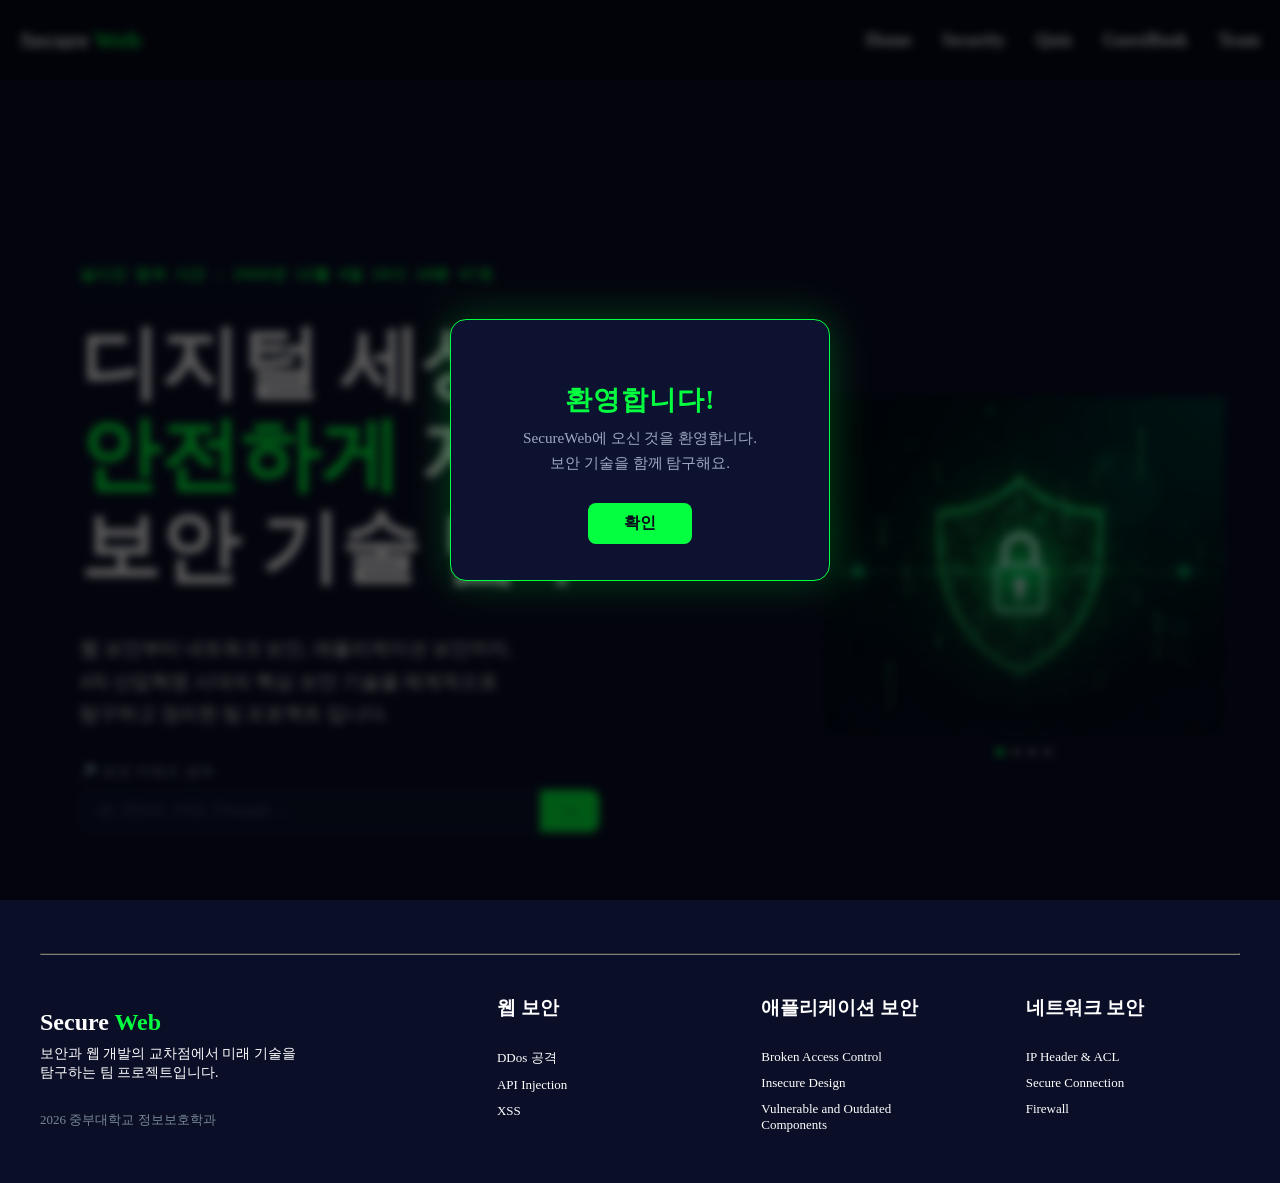
<file: index.html>
<!doctype html>
<html lang="en">
  <head>
    <meta charset="UTF-8" />
    <meta name="viewport" content="width=device-width, initial-scale=1.0" />
    <title>SecureWeb</title>
    <link rel="stylesheet" href="style.css" />
    <script type="text/javascript" src="index.js" defer></script>
  </head>
  <body>
    <div id="welcome-overlay">
      <div id="welcome-box">
        <div class="popup-icon"></div>
        <h2>환영합니다!</h2>
        <p>SecureWeb에 오신 것을 환영합니다.<br />보안 기술을 함께 탐구해요.</p>
        <button id="popup-close">확인</button>
      </div>
    </div>

    <div id="search-result-overlay">
      <div id="search-result-box">
        <button id="result-close">✕</button>
        <h2>🔍 검색 결과</h2>
        <div id="result-content"></div>
      </div>
    </div>

    <nav class="navbar">
      <div class="container">
        <button class="more" id="menuBtn" aria-label="메뉴 열기">
          <span></span><span></span><span></span>
        </button>
        <div class="logo">
          <span class="logo-def">Secure </span
          ><span class="logo-high">Web</span>
        </div>
        <ul class="nav">
          <li><a href="index.html">Home</a></li>
          <li><a href="security.html">Security</a></li>
          <li><a href="quiz.html">Quiz</a></li>
          <li><a href="guestBook.html">GuestBook</a></li>
          <li><a href="team.html">Team</a></li>
        </ul>
      </div>
    </nav>

    <div class="mobile-menu" id="mobileMenu">
      <a href="index.html">Home</a>
      <a href="security.html">Security</a>
      <a href="quiz.html">Quiz</a>
      <a href="team.html">Team</a>
    </div>

    <div class="main">
      <div class="top"></div>
      <div class="content">
        <div class="left">
          <div class="left-content">
            <div
              class="visit-time"
              style="
                margin-bottom: 20px;
                padding-bottom: 12px;
                border-bottom: 1px dashed #1e2a50;
              "
            >
              <p
                id="currentDate"
                style="
                  color: #03ff40;
                  font-family: monospace;
                  font-size: 15px;
                  margin: 0;
                  font-weight: bold;
                  letter-spacing: 0.02em;
                "
              ></p>
            </div>
            <div class="title">
              <h1>
                <span class="title-def">디지털 세상을<br /></span>
                <span class="title-high">안전하게 </span
                ><span class="title-def">지키는</span><br />
                <span class="title-def">보안 기술 탐구</span>
              </h1>
            </div>
            <div class="ex">
              <p>
                웹 보안부터 네트워크 보안, 애플리케이션 보안까지.<br />
                4차 산업혁명 시대의 핵심 보안 기술을 체계적으로<br />
                탐구하고 정리한 팀 프로젝트 입니다.
              </p>
            </div>

            <div class="search-section">
              <div class="search-label">🔎 보안 키워드 검색</div>
              <div class="search-bar">
                <input
                  id="searchInput"
                  type="text"
                  placeholder="예: DDoS, XSS, Firewall ..."
                  autocomplete="off"
                />
                <button id="searchBtn">→</button>
              </div>
              <div id="search-hint"></div>
              <div class="recent-searches" id="recentSearches"></div>
            </div>
          </div>
        </div>

        <div class="right">
          <div class="right-content">
            <div class="slider-wrapper">
              <div class="slide active">
                <img src="img_1.png" alt="locker" />
              </div>

              <div class="slide">
                <svg
                  class="slide-svg"
                  viewBox="0 0 260 260"
                  fill="none"
                  xmlns="http://www.w3.org/2000/svg"
                >
                  <defs>
                    <radialGradient id="sg1" cx="50%" cy="40%" r="55%">
                      <stop
                        offset="0%"
                        stop-color="#03ff40"
                        stop-opacity=".18"
                      />
                      <stop
                        offset="100%"
                        stop-color="#03ff40"
                        stop-opacity="0"
                      />
                    </radialGradient>
                  </defs>
                  <circle cx="130" cy="130" r="120" fill="url(#sg1)" />
                  <path
                    d="M130 30 L205 62 L205 130 C205 172 170 202 130 218 C90 202 55 172 55 130 L55 62 Z"
                    fill="#0d1a10"
                    stroke="#03ff40"
                    stroke-width="3"
                  />
                  <polyline
                    points="95,130 118,155 165,105"
                    stroke="#03ff40"
                    stroke-width="8"
                    stroke-linecap="round"
                    stroke-linejoin="round"
                    fill="none"
                  />
                  <circle
                    cx="130"
                    cy="130"
                    r="108"
                    stroke="#03ff40"
                    stroke-width="1"
                    stroke-opacity=".2"
                    stroke-dasharray="6 4"
                  />
                  <text
                    x="130"
                    y="248"
                    text-anchor="middle"
                    fill="#03ff40"
                    font-size="13"
                    font-family="monospace"
                    opacity=".7"
                  >
                    PROTECTED
                  </text>
                </svg>
              </div>

              <div class="slide">
                <svg
                  class="slide-svg"
                  viewBox="0 0 260 260"
                  fill="none"
                  xmlns="http://www.w3.org/2000/svg"
                >
                  <defs>
                    <radialGradient id="ng1" cx="50%" cy="50%" r="50%">
                      <stop
                        offset="0%"
                        stop-color="#03ff40"
                        stop-opacity=".12"
                      />
                      <stop
                        offset="100%"
                        stop-color="#03ff40"
                        stop-opacity="0"
                      />
                    </radialGradient>
                  </defs>
                  <circle cx="130" cy="130" r="120" fill="url(#ng1)" />
                  <circle
                    cx="130"
                    cy="130"
                    r="80"
                    stroke="#03ff40"
                    stroke-width="2.5"
                    fill="#060f0a"
                  />
                  <ellipse
                    cx="130"
                    cy="130"
                    rx="40"
                    ry="80"
                    stroke="#03ff40"
                    stroke-width="1"
                    stroke-opacity=".5"
                    fill="none"
                  />
                  <ellipse
                    cx="130"
                    cy="130"
                    rx="70"
                    ry="80"
                    stroke="#03ff40"
                    stroke-width="1"
                    stroke-opacity=".3"
                    fill="none"
                  />
                  <line
                    x1="50"
                    y1="130"
                    x2="210"
                    y2="130"
                    stroke="#03ff40"
                    stroke-width="1"
                    stroke-opacity=".5"
                  />
                  <ellipse
                    cx="130"
                    cy="100"
                    rx="67"
                    ry="18"
                    stroke="#03ff40"
                    stroke-width="1"
                    stroke-opacity=".35"
                    fill="none"
                  />
                  <ellipse
                    cx="130"
                    cy="160"
                    rx="67"
                    ry="18"
                    stroke="#03ff40"
                    stroke-width="1"
                    stroke-opacity=".35"
                    fill="none"
                  />
                  <circle cx="130" cy="50" r="5" fill="#03ff40" />
                  <circle cx="130" cy="210" r="5" fill="#03ff40" />
                  <circle cx="50" cy="130" r="5" fill="#03ff40" />
                  <circle cx="210" cy="130" r="5" fill="#03ff40" />
                  <circle cx="90" cy="80" r="4" fill="#03ff40" opacity=".7" />
                  <circle cx="170" cy="80" r="4" fill="#03ff40" opacity=".7" />
                  <line
                    x1="130"
                    y1="50"
                    x2="90"
                    y2="80"
                    stroke="#03ff40"
                    stroke-width="1"
                    stroke-opacity=".4"
                  />
                  <line
                    x1="130"
                    y1="50"
                    x2="170"
                    y2="80"
                    stroke="#03ff40"
                    stroke-width="1"
                    stroke-opacity=".4"
                  />
                  <line
                    x1="50"
                    y1="130"
                    x2="90"
                    y2="80"
                    stroke="#03ff40"
                    stroke-width="1"
                    stroke-opacity=".4"
                  />
                  <line
                    x1="210"
                    y1="130"
                    x2="170"
                    y2="80"
                    stroke="#03ff40"
                    stroke-width="1"
                    stroke-opacity=".4"
                  />
                  <text
                    x="130"
                    y="248"
                    text-anchor="middle"
                    fill="#03ff40"
                    font-size="13"
                    font-family="monospace"
                    opacity=".7"
                  >
                    NETWORK
                  </text>
                </svg>
              </div>

              <div class="slide">
                <svg
                  class="slide-svg"
                  viewBox="0 0 260 260"
                  fill="none"
                  xmlns="http://www.w3.org/2000/svg"
                >
                  <defs>
                    <radialGradient id="eg1" cx="50%" cy="50%" r="50%">
                      <stop
                        offset="0%"
                        stop-color="#03ff40"
                        stop-opacity=".15"
                      />
                      <stop
                        offset="100%"
                        stop-color="#03ff40"
                        stop-opacity="0"
                      />
                    </radialGradient>
                  </defs>
                  <circle cx="130" cy="130" r="120" fill="url(#eg1)" />
                  <path
                    d="M30 130 Q130 50 230 130 Q130 210 30 130 Z"
                    stroke="#03ff40"
                    stroke-width="3"
                    fill="#060f0a"
                  />
                  <circle
                    cx="130"
                    cy="130"
                    r="35"
                    stroke="#03ff40"
                    stroke-width="2.5"
                    fill="#0a1a0d"
                  />
                  <circle
                    cx="130"
                    cy="130"
                    r="16"
                    fill="#03ff40"
                    opacity=".85"
                  />
                  <circle cx="122" cy="122" r="5" fill="white" opacity=".4" />
                  <line
                    x1="30"
                    y1="130"
                    x2="230"
                    y2="130"
                    stroke="#03ff40"
                    stroke-width="1"
                    stroke-opacity=".25"
                  />
                  <circle
                    cx="130"
                    cy="130"
                    r="108"
                    stroke="#03ff40"
                    stroke-width="1"
                    stroke-opacity=".2"
                    stroke-dasharray="4 6"
                  />
                  <path
                    d="M60 175 Q80 162 100 175 Q120 188 140 175 Q160 162 180 175 Q200 188 200 175"
                    stroke="#03ff40"
                    stroke-width="1.5"
                    fill="none"
                    opacity=".5"
                  />
                  <text
                    x="130"
                    y="248"
                    text-anchor="middle"
                    fill="#03ff40"
                    font-size="13"
                    font-family="monospace"
                    opacity=".7"
                  >
                    MONITORING
                  </text>
                </svg>
              </div>

              <div class="slider-dots" id="sliderDots"></div>
            </div>
          </div>
        </div>
      </div>

      <div class="bottom">
        <hr />
        <div class="bottom-content">
          <div class="bottom-left">
            <div class="bottom-title">
              <h2>Secure <span class="bottom-high">Web</span></h2>
            </div>
            <div class="bottom-ex">
              <p>
                보안과 웹 개발의 교차점에서 미래 기술을<br />탐구하는 팀
                프로젝트입니다.
              </p>
            </div>
            <br />
            <div class="bottom-secure">2026 중부대학교 정보보호학과</div>
          </div>
          <div class="bottom-topics">
            <div class="bottom-web">
              <h3>웹 보안</h3>
              <br />
              <ul>
                <li>DDos 공격</li>
                <li>API Injection</li>
                <li>XSS</li>
              </ul>
            </div>
            <div class="bottom-app">
              <h3>애플리케이션 보안</h3>
              <br />
              <ul>
                <li>Broken Access Control</li>
                <li>Insecure Design</li>
                <li>Vulnerable and Outdated Components</li>
              </ul>
            </div>
            <div class="bottom-network">
              <h3>네트워크 보안</h3>
              <br />
              <ul>
                <li>IP Header & ACL</li>
                <li>Secure Connection</li>
                <li>Firewall</li>
              </ul>
            </div>
          </div>
        </div>
      </div>
    </div>
  </body>
</html>
</file>
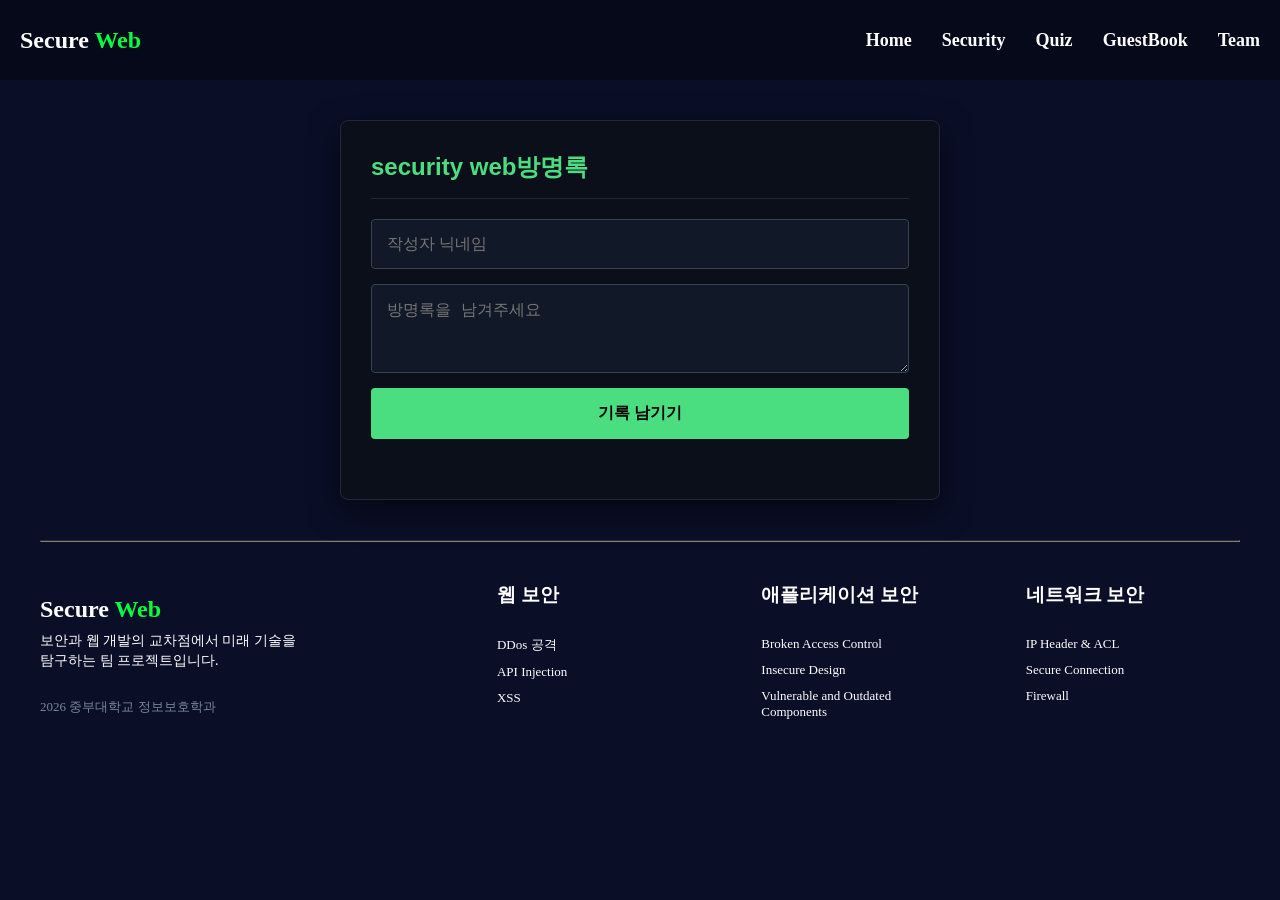
<file: guestBook.html>
<!doctype html>
<html lang="en">
  <head>
    <meta charset="UTF-8" />
    <meta name="viewport" content="width=device-width, initial-scale=1.0" />
    <title>Document</title>
    <link rel="stylesheet" href="guestBook.css" />
  </head>
  <body>
    <nav class="navbar">
      <div class="container">
        <button class="more" id="menuBtn" aria-label="메뉴 열기">
          <span></span><span></span><span></span>
        </button>
        <div class="logo">
          <span class="logo-def">Secure </span
          ><span class="logo-high">Web</span>
        </div>
        <ul class="nav">
          <li><a href="index.html">Home</a></li>
          <li><a href="security.html">Security</a></li>
          <li><a href="quiz.html">Quiz</a></li>
          <li><a href="guestBook.html">GuestBook</a></li>
          <li><a href="team.html">Team</a></li>
        </ul>
      </div>
    </nav>

    <div class="mobile-menu" id="mobileMenu">
      <a href="index.html">Home</a>
      <a href="security.html">Security</a>
      <a href="quiz.html">Quiz</a>
      <a href="team.html">Team</a>
    </div>

    <div class="guestbook-container">
      <h2 class="guestbook-title">security web방명록</h2>

      <form id="guestbookForm">
        <input
          type="text"
          id="guestName"
          placeholder="작성자 닉네임"
          required
          autocomplete="off"
        />
        <textarea
          id="guestMessage"
          placeholder="방명록을 남겨주세요"
          rows="3"
          required
        ></textarea>
        <button type="submit" id="submitBtn">기록 남기기</button>
      </form>

      <div id="logArea" class="log-area"></div>
    </div>

    <div class="bottom">
        <hr />
        <div class="bottom-content">
          <div class="bottom-left">
            <div class="bottom-title">
              <h2>Secure <span class="bottom-high">Web</span></h2>
            </div>
            <div class="bottom-ex">
              <p>
                보안과 웹 개발의 교차점에서 미래 기술을<br />탐구하는 팀
                프로젝트입니다.
              </p>
            </div>
            <br />
            <div class="bottom-secure">2026 중부대학교 정보보호학과</div>
          </div>
          <div class="bottom-topics">
            <div class="bottom-web">
              <h3>웹 보안</h3>
              <br />
              <ul>
                <li>DDos 공격</li>
                <li>API Injection</li>
                <li>XSS</li>
              </ul>
            </div>
            <div class="bottom-app">
              <h3>애플리케이션 보안</h3>
              <br />
              <ul>
                <li>Broken Access Control</li>
                <li>Insecure Design</li>
                <li>Vulnerable and Outdated Components</li>
              </ul>
            </div>
            <div class="bottom-network">
              <h3>네트워크 보안</h3>
              <br />
              <ul>
                <li>IP Header & ACL</li>
                <li>Secure Connection</li>
                <li>Firewall</li>
              </ul>
            </div>
          </div>
        </div>
  </body>


  <script src="guestBook.js"></script>
</html>
</file>
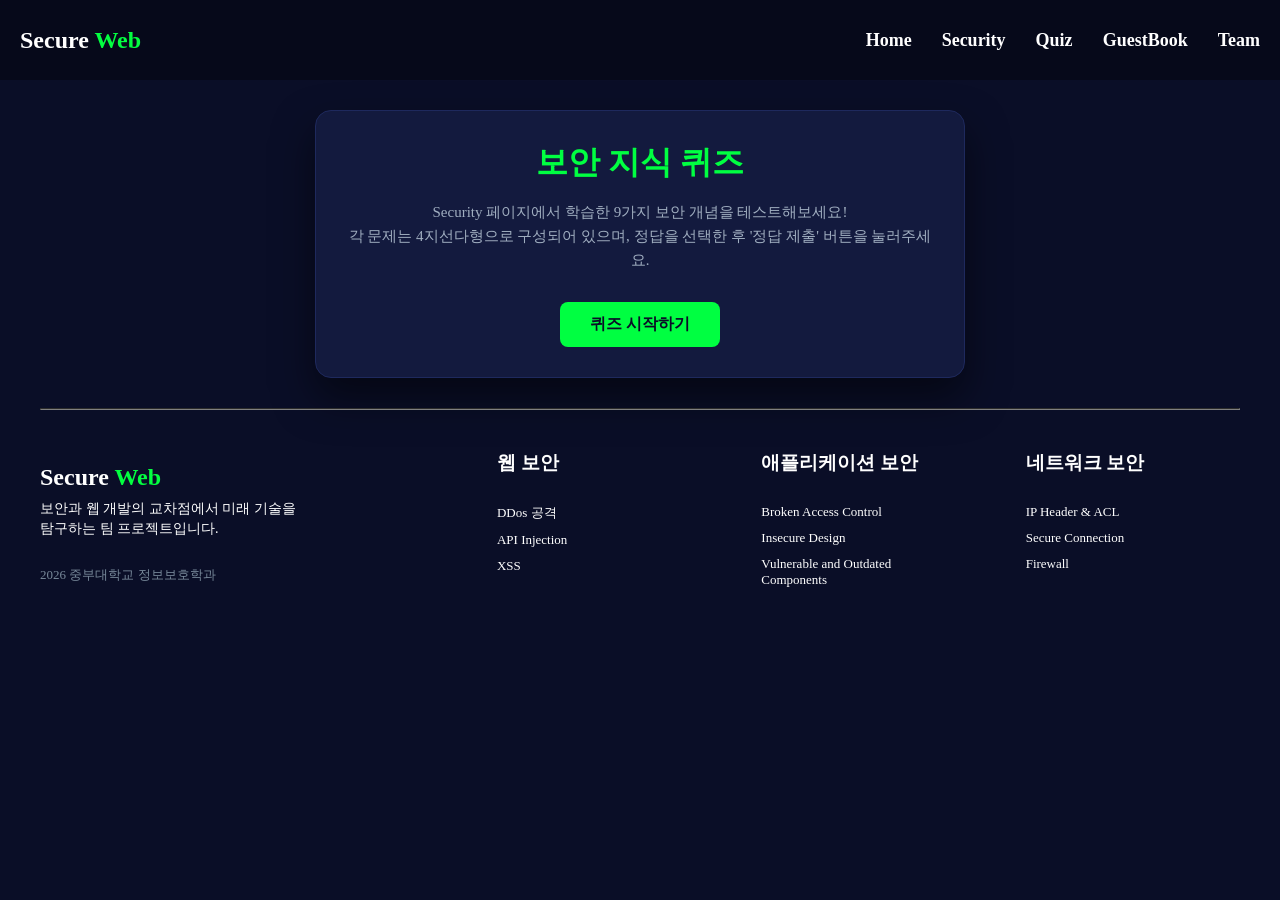
<file: quiz.html>
<!doctype html>
<html lang="en">
  <head>
    <meta charset="UTF-8" />
    <meta name="viewport" content="width=device-width, initial-scale=1.0" />
    <title>SecureWeb | Quiz</title>
    <link rel="stylesheet" href="style.css" />
    <script type="text/javascript" src="quiz.js" defer></script>
    <style>
      /* 퀴즈 본문에 최적화된 다크 테마 보조 서식 */
      .quiz-body-wrapper {
        font-family: 'Segoe UI', Tahoma, Geneva, Verdana, sans-serif;
        color: #ffffff;
        display: flex;
        justify-content: center;
        align-items: center;
        padding: 40px 20px;
      }

      .quiz-container {
        background-color: #131a3e;
        width: 100%;
        max-width: 650px;
        border-radius: 16px;
        padding: 30px;
        box-shadow: 0 20px 40px rgba(0, 0, 0, 0.5);
        border: 1px solid #1e295d;
      }

      @media (max-width: 480px) {
        .quiz-container {
          padding: 20px;
        }
        .quiz-main-title {
          font-size: 24px !important;
        }
        .question-text {
          font-size: 18px !important;
        }
        .option-btn {
          padding: 12px !important;
          font-size: 14px;
        }
      }

      .hidden {
        display: none !important;
      }

      .quiz-main-title {
        color: #00ff41;
        text-align: center;
        margin-bottom: 15px;
        font-size: 32px;
        font-weight: bold;
      }

      .description {
        text-align: center;
        color: #a0aec0;
        margin-bottom: 30px;
        line-height: 1.6;
        font-size: 15px;
      }

      .progress-container {
        margin-bottom: 20px;
      }
      .status-text {
        display: flex;
        justify-content: space-between;
        color: #a0aec0;
        font-size: 14px;
        margin-bottom: 8px;
      }

      .progress-bar {
        background-color: #2d3748;
        height: 8px;
        border-radius: 4px;
        overflow: hidden;
      }

      .progress-fill {
        background-color: #00ff41;
        width: 0%;
        height: 100%;
        transition: width 0.3s ease;
      }

      .question-text {
        font-size: 22px;
        margin-bottom: 25px;
        line-height: 1.4;
        color: #ffffff;
      }

      .options-grid {
        display: flex;
        flex-direction: column;
        gap: 12px;
        margin-bottom: 25px;
      }

      .option-btn {
        background-color: #1a234d;
        color: #ffffff;
        border: 1px solid #2d3748;
        padding: 16px;
        border-radius: 10px;
        text-align: left;
        font-size: 16px;
        cursor: pointer;
        display: flex;
        align-items: center;
        width: 100%;
        transition: all 0.2s;
      }

      .option-btn.selected {
        border-color: #00ff41;
        background-color: #1a3a3a;
      }
      .option-btn.correct {
        border-color: #2ecc71;
        background-color: rgba(46, 204, 113, 0.2);
        color: #2ecc71;
        font-weight: bold;
      }
      .option-btn.wrong {
        border-color: #e74c3c;
        background-color: rgba(231, 76, 60, 0.2);
        color: #e74c3c;
      }

      .feedback-box {
        padding: 15px;
        border-radius: 4px;
        margin-bottom: 20px;
        font-size: 14px;
        line-height: 1.5;
        color: #ffffff;
      }

      .action-container {
        display: flex;
        justify-content: flex-end;
      }

      .action-btn {
        background-color: #00ff41;
        color: #0a0e27;
        border: none;
        padding: 12px 30px;
        font-size: 16px;
        font-weight: bold;
        border-radius: 8px;
        cursor: pointer;
      }

      .action-btn:disabled {
        background-color: #4a5568;
        color: #a0aec0;
        cursor: not-allowed;
      }

      .score-box {
        background-color: #1a234d;
        padding: 30px;
        border-radius: 12px;
        max-width: 320px;
        margin: 25px auto;
        border: 1px solid #1e295d;
        text-align: center;
      }

      .score-num {
        font-size: 48px;
        font-weight: 800;
        color: #ffffff;
        margin-bottom: 5px;
      }

      .badge-text {
        display: inline-block;
        margin-top: 15px;
        padding: 6px 16px;
        background-color: #0a0e27;
        border-radius: 20px;
        font-weight: bold;
        border: 1px solid #2d3748;
      }
    </style>
  </head>
  <body>
    <nav class="navbar">
      <div class="container">
        <button class="more" id="menuBtn" aria-label="메뉴 열기">
          <span></span><span></span><span></span>
        </button>
        <div class="logo">
          <span class="logo-def">Secure </span
          ><span class="logo-high">Web</span>
        </div>
        <ul class="nav">
          <li><a href="index.html">Home</a></li>
          <li><a href="security.html">Security</a></li>
          <li><a href="quiz.html" class="active">Quiz</a></li>
          <li><a href="guestBook.html">GuestBook</a></li>
          <li><a href="team.html">Team</a></li>
        </ul>
      </div>
    </nav>
    <div class="mobile-menu" id="mobileMenu">
      <a href="index.html">Home</a>
      <a href="security.html">Security</a>
      <a href="quiz.html">Quiz</a>
      <a href="guestBook.html">GuestBook</a>
      <a href="team.html">Team</a>
    </div>

    <div class="quiz-section-wrapper">
      <div class="quiz-container" style="margin: 30px auto">
        <div id="start-screen">
          <div class="quiz-main-title">보안 지식 퀴즈</div>
          <p class="description">
            Security 페이지에서 학습한 9가지 보안 개념을 테스트해보세요!<br />
            각 문제는 4지선다형으로 구성되어 있으며, 정답을 선택한 후 '정답
            제출' 버튼을 눌러주세요.<br />
          </p>
          <div style="text-align: center">
            <button class="action-btn" id="start-btn">퀴즈 시작하기</button>
          </div>
        </div>

        <div id="quiz-screen" class="hidden">
          <div class="progress-container">
            <div class="status-text">
              <span id="question-counter">문제 1 / 9</span>
              <span id="score-counter">현재 점수: 0점</span>
            </div>
            <div class="progress-bar">
              <div class="progress-fill" id="progress-fill"></div>
            </div>
          </div>

          <div class="question-text" id="question-text">
            질문 내용 로딩 중...
          </div>
          <div class="options-grid" id="options-container"></div>
          <div id="quiz-feedback-area"></div>

          <div class="action-container">
            <button class="action-btn" id="next-btn" disabled>정답 제출</button>
          </div>
        </div>

        <div id="result-screen" class="hidden">
          <div class="quiz-main-title" style="text-align: center">
            테스트 완료!
          </div>
          <p
            class="description"
            style="margin-bottom: 15px; text-align: center"
          >
            학습 결과를 확인해보세요.
          </p>

          <div class="score-box">
            <div
              style="
                color: #a0aec0;
                font-size: 12px;
                text-transform: uppercase;
                letter-spacing: 1px;
              "
            >
              정답률
            </div>
            <div class="score-num" id="final-percentage">0%</div>
            <div style="color: #a0aec0" id="final-count">(0 / 9 문제 맞춤)</div>
          </div>

          <div style="text-align: center">
            <button
              class="action-btn"
              id="restart-btn"
              style="
                background-color: transparent;
                border: 2px solid #00ff41;
                color: #00ff41;
              "
            >
              다시 도전하기
            </button>
          </div>
        </div>
      </div>
    </div>

    <div class="bottom">
      <hr />
      <div class="bottom-content">
        <div class="bottom-left">
          <div class="bottom-title">
            <h2>Secure <span class="bottom-high">Web</span></h2>
          </div>
          <div class="bottom-ex">
            <p>
              보안과 웹 개발의 교차점에서 미래 기술을<br />탐구하는 팀
              프로젝트입니다.
            </p>
          </div>
          <br />
          <div class="bottom-secure">2026 중부대학교 정보보호학과</div>
        </div>
        <div class="bottom-topics">
          <div class="bottom-web">
            <h3>웹 보안</h3>
            <br />
            <ul>
              <li>DDos 공격</li>
              <li>API Injection</li>
              <li>XSS</li>
            </ul>
          </div>
          <div class="bottom-app">
            <h3>애플리케이션 보안</h3>
            <br />
            <ul>
              <li>Broken Access Control</li>
              <li>Insecure Design</li>
              <li>Vulnerable and Outdated Components</li>
            </ul>
          </div>
          <div class="bottom-network">
            <h3>네트워크 보안</h3>
            <br />
            <ul>
              <li>IP Header & ACL</li>
              <li>Secure Connection</li>
              <li>Firewall</li>
            </ul>
          </div>
        </div>
      </div>
    </div>
  </body>
</html>
</file>
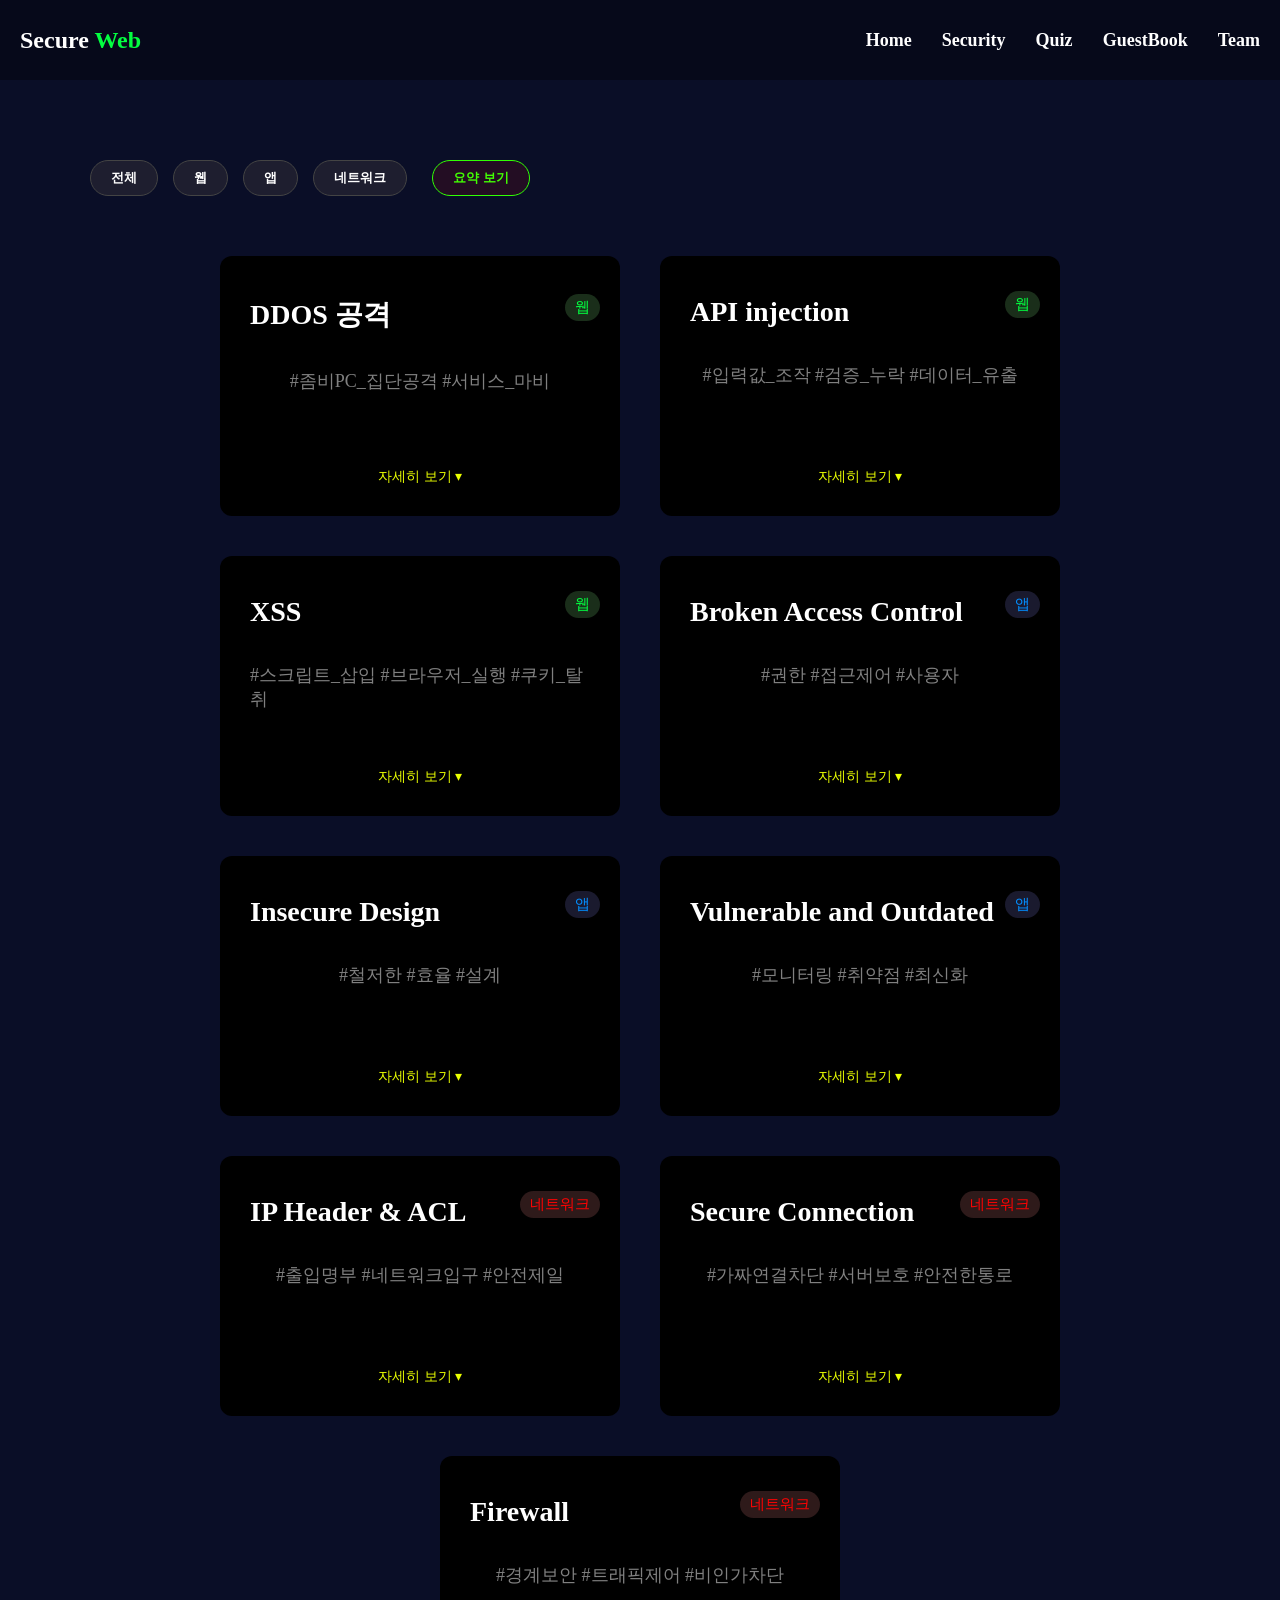
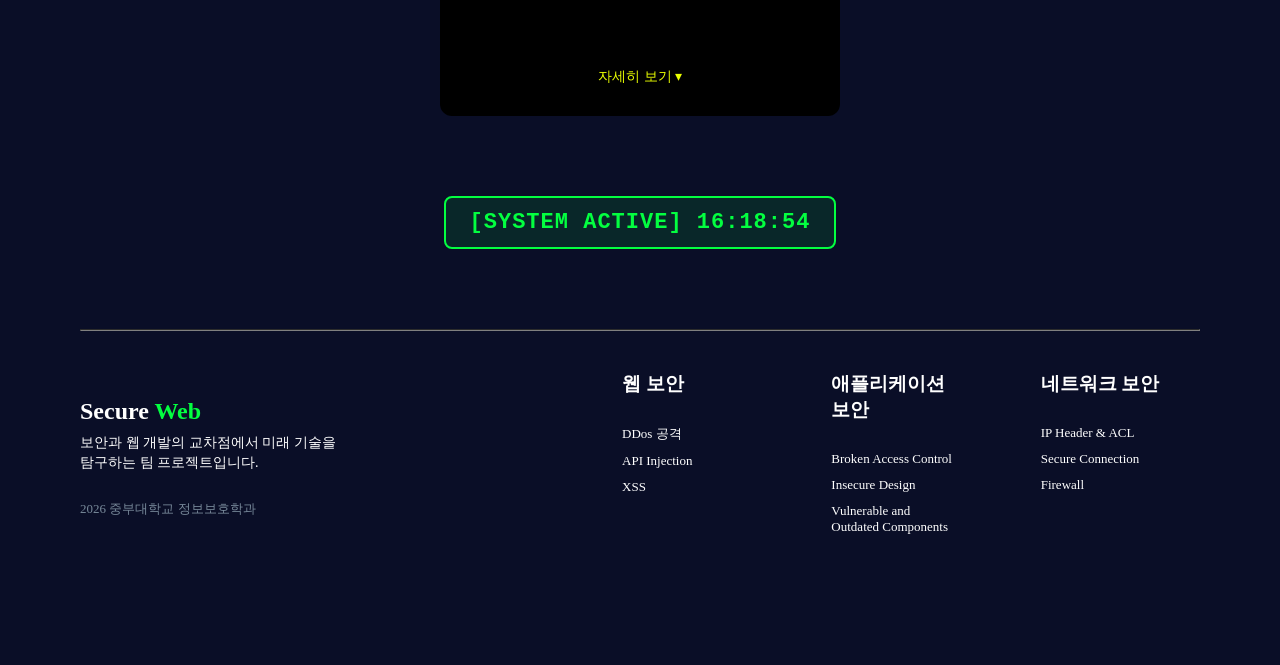
<file: security.html>
<!doctype html>
<html lang="en">
  <head>
    <meta charset="UTF-8" />
    <meta name="viewport" content="width=device-width, initial-scale=1.0" />
    <title>SecureWeb | Security</title>
    <link rel="stylesheet" href="jungeun-style.css" />
  </head>
  <body>
    <nav class="navbar">
      <div class="container">
        <button class="more" id="menuBtn" aria-label="메뉴 열기">
          <span></span><span></span><span></span>
        </button>
        <div class="logo">
          <span class="logo-def">Secure </span
          ><span class="logo-high">Web</span>
        </div>
        <ul class="nav">
          <li><a href="index.html">Home</a></li>
          <li><a href="security.html">Security</a></li>
          <li>
            <a href="https://web-team-project-woad.vercel.app/quiz.html"
              >Quiz</a
            >
          </li>
          <li><a href="guestBook.html">GuestBook</a></li>
          <li><a href="team.html">Team</a></li>
        </ul>
      </div>
    </nav>

    <div class="mobile-menu" id="mobileMenu">
      <a href="index.html">Home</a>
      <a href="security.html">Security</a>
      <a href="quiz.html">Quiz</a>
      <a href="guestBook.html">GuestBook</a>
      <a href="team.html">Team</a>
    </div>

    <div class="box-container">
      <div class="filter-container">
        <button class="filter-btn" data-filter="전체">전체</button>
        <button class="filter-btn" data-filter="웹">웹</button>
        <button class="filter-btn" data-filter="앱">앱</button>
        <button class="filter-btn" data-filter="네트워크">네트워크</button>
        <button class="summary-btn" id="summaryBtn">요약 보기</button>
      </div>

      <div class="box">
        <div class="box-top">
          <h1>DDOS 공격</h1>
          <span class="category-tag1">웹</span>
        </div>
        <p>#좀비PC_집단공격 #서비스_마비</p>
        <span class="toggle">자세히 보기 ▾</span>
        <p class="desc">
          DDoS(분산 서비스 거부) 공격은 여러 대의 컴퓨터를 동원해 특정 서버나
          웹사이트에 비정상적으로 많은 트래픽을 한꺼번에 보내서, 시스템을
          마비시키고 일반 사용자들이 이용하지 못하게 만드는 공격입니다. 쉽게
          말해, 좁은 입구에 수많은 사람을 몰아넣어 아무도 출입하지 못하게
          가로막는 것과 비슷합니다.
        </p>
      </div>

      <div class="box">
        <div class="box-top">
          <h1>API injection</h1>
          <span class="category-tag1">웹</span>
        </div>
        <p>#입력값_조작 #검증_누락 #데이터_유출</p>
        <span class="toggle">자세히 보기 ▾</span>
        <p class="desc">
          공격자가 API 엔드포인트를 통해 악의적인 데이터를 주입하여 서버 측의
          로직을 조작하거나, 데이터베이스를 탈취하고, 시스템 명령을 실행하는
          보안 취약점을 말합니다.유형으론 SQL injection,NoSQL 인젝션,명령어
          인젝션,등이 있다.
        </p>
      </div>

      <div class="box">
        <div class="box-top">
          <h1>XSS</h1>
          <span class="category-tag1">웹</span>
        </div>
        <p>#스크립트_삽입 #브라우저_실행 #쿠키_탈취</p>
        <span class="toggle">자세히 보기 ▾</span>
        <p class="desc">
          악의적인 스크립트를 몰래 올려두어, 그 글을 클릭한 다른 사용자의
          브라우저에서 해당 코드가 실행되게 만드는 공격입니다.이 공격을 통해
          사용자의 로그인 세션 정보를 탈취하거나, 가짜 화면을 띄워 개인정보를
          직접 입력하도록 유도하는 등 방문자를 직접적인 타깃으로 삼는 것이
          특징입니다.
        </p>
      </div>

      <div class="box">
        <div class="box-top">
          <h1>Broken Access Control</h1>
          <span class="category-tag2">앱</span>
        </div>
        <p>#권한 #접근제어 #사용자</p>
        <span class="toggle">자세히 보기 ▾</span>
        <p class="desc">
          액세스 제어가 취약하면 사용자는 주어진 권한을 벗어나 모든 데이터를
          무단으로 열람∙수정 혹은 삭제할 수 있습니다. 대응 방안으로는 모든
          리소스에 대한 접근 제어를 철저히 하고, 사용자에게 최소한의 권한만을
          부여해야 합니다.
        </p>
      </div>

      <div class="box">
        <div class="box-top">
          <h1>Insecure Design</h1>
          <span class="category-tag2">앱</span>
        </div>
        <p>#철저한 #효율 #설계</p>
        <span class="toggle">자세히 보기 ▾</span>
        <p class="desc">
          안전하지 않게 설계된 애플리케이션은 개발 완료 후 코드를 수정하여도
          보안 함을 완벽히 방어하는데 한계가 있습니다. 따라서 설계 단계에서부터
          보안을 적절히 고려해야 합니다.
        </p>
      </div>

      <div class="box">
        <div class="box-top">
          <h1>Vulnerable and Outdated</h1>
          <span class="category-tag2">앱</span>
        </div>
        <p>#모니터링 #취약점 #최신화</p>
        <span class="toggle">자세히 보기 ▾</span>
        <p class="desc">
          이를 방지하기 위해서는 불필요한 기능, 구성요소, 파일 등을 삭제할
          필요가 있습니다. 또한 지속적인 모니터링으로 취약한 소프트웨어가
          사용되고 있는지 확인해야합니다.
        </p>
      </div>

      <div class="box">
        <div class="box-top">
          <h1>IP Header & ACL</h1>
          <span class="category-tag3">네트워크</span>
        </div>
        <p>#출입명부 #네트워크입구 #안전제일</p>
        <span class="toggle">자세히 보기 ▾</span>
        <p class="desc">
          네트워크 통신의 기본인 IP 주소를 확인하여 허락되지 않은 외부인의
          접속을 입구에서부터 막는 기술입니다. IP 헤더 정보를 활용해 '누가
          들어오고 나갈 수 있는지' 규칙을 세우는 네트워크 보안의 가장 기초적인
          첫걸음입니다.
        </p>
      </div>

      <div class="box">
        <div class="box-top">
          <h1>Secure Connection</h1>
          <span class="category-tag3">네트워크</span>
        </div>
        <p>#가짜연결차단 #서버보호 #안전한통로</p>
        <span class="toggle">자세히 보기 ▾</span>
        <p class="desc">
          서버에 가짜 연결 요청을 수없이 보내서 서버를 마비시키는 공격을
          막아내는 기술입니다. TCP의 연결 과정을 응용하여 진짜 사용자만 서버에
          접속할 수 있도록 걸러내어 중단 없는 서비스를 보장합니다.
        </p>
      </div>

      <div class="box">
        <div class="box-top">
          <h1>Firewall</h1>
          <span class="category-tag3">네트워크</span>
        </div>
        <p>#경계보안 #트래픽제어 #비인가차단</p>
        <span class="toggle">자세히 보기 ▾</span>
        <p class="desc">
          신뢰할 수 없는 외부의 침입으로부터 내부 네트워크를 보호하기 위해,
          허가되지 않은 트래픽은 막고 허가된 통신만 통과시키는 가장 기본적인
          보안 시스템입니다.
        </p>
      </div>

      <div class="clock-container">
        <div id="systemClock">[SYSTEM ACTIVE] 00:00:00</div>
      </div>

      <div class="bottom">
        <hr />
        <div class="bottom-content">
          <div class="bottom-left">
            <div class="bottom-title">
              <h2>Secure <span class="bottom-high">Web</span></h2>
            </div>
            <div class="bottom-ex">
              <p>
                보안과 웹 개발의 교차점에서 미래 기술을<br />탐구하는 팀
                프로젝트입니다.
              </p>
            </div>
            <br />
            <div class="bottom-secure">2026 중부대학교 정보보호학과</div>
          </div>
          <div class="bottom-topics">
            <div class="bottom-web">
              <h3>웹 보안</h3>
              <br />
              <ul>
                <li>DDos 공격</li>
                <li>API Injection</li>
                <li>XSS</li>
              </ul>
            </div>
            <div class="bottom-app">
              <h3>애플리케이션 보안</h3>
              <br />
              <ul>
                <li>Broken Access Control</li>
                <li>Insecure Design</li>
                <li>Vulnerable and Outdated Components</li>
              </ul>
            </div>
            <div class="bottom-network">
              <h3>네트워크 보안</h3>
              <br />
              <ul>
                <li>IP Header & ACL</li>
                <li>Secure Connection</li>
                <li>Firewall</li>
              </ul>
            </div>
          </div>
        </div>
      </div>
    </div>

    <div class="modal-overlay" id="summaryModal">
      <div class="modal-content" id="modalContent">
        <div class="modal-bg bg-danger"></div>
        <div class="modal-bg bg-secure"></div>

        <div class="modal-text-overlay">
          <div class="text-layer text-danger">
            <h2 class="danger-title">
              [SYSTEM DANGER] 방치된 환경의 치명적 위협
            </h2>
            <div class="danger-list">
              <p>
                <strong>[Web]</strong> DDoS 폭주 / API 데이터 무단 탈취 / XSS
                감염
              </p>
              <p>
                <strong>[App]</strong> 권한 무단 획득 / 설계 결함 악용 / 구버전
                취약점
              </p>
              <p>
                <strong>[Network]</strong> 비인가 침입 / 가짜 연결 폭주 / 방화벽
                무력화
              </p>
            </div>
          </div>

          <div class="text-layer text-secure">
            <h2 class="secure-title">[SYSTEM SECURE] SecureWeb 방어 가동</h2>
            <div class="secure-list">
              <p>
                <strong>[Web]</strong> 비정상 트래픽 차단 / 입력값 철저 검증 /
                스크립트 원천 방어
              </p>
              <p>
                <strong>[App]</strong> 무결점 접근 제어(ACL) / 시큐어 코딩 /
                실시간 모니터링
              </p>
              <p>
                <strong>[Network]</strong> 허가된 IP만 통과 / 암호화 연결 / 철통
                방화벽 구축
              </p>
            </div>
          </div>
        </div>
      </div>
    </div>

    <script src="javascrpit.js"></script>
  </body>
</html>
</file>
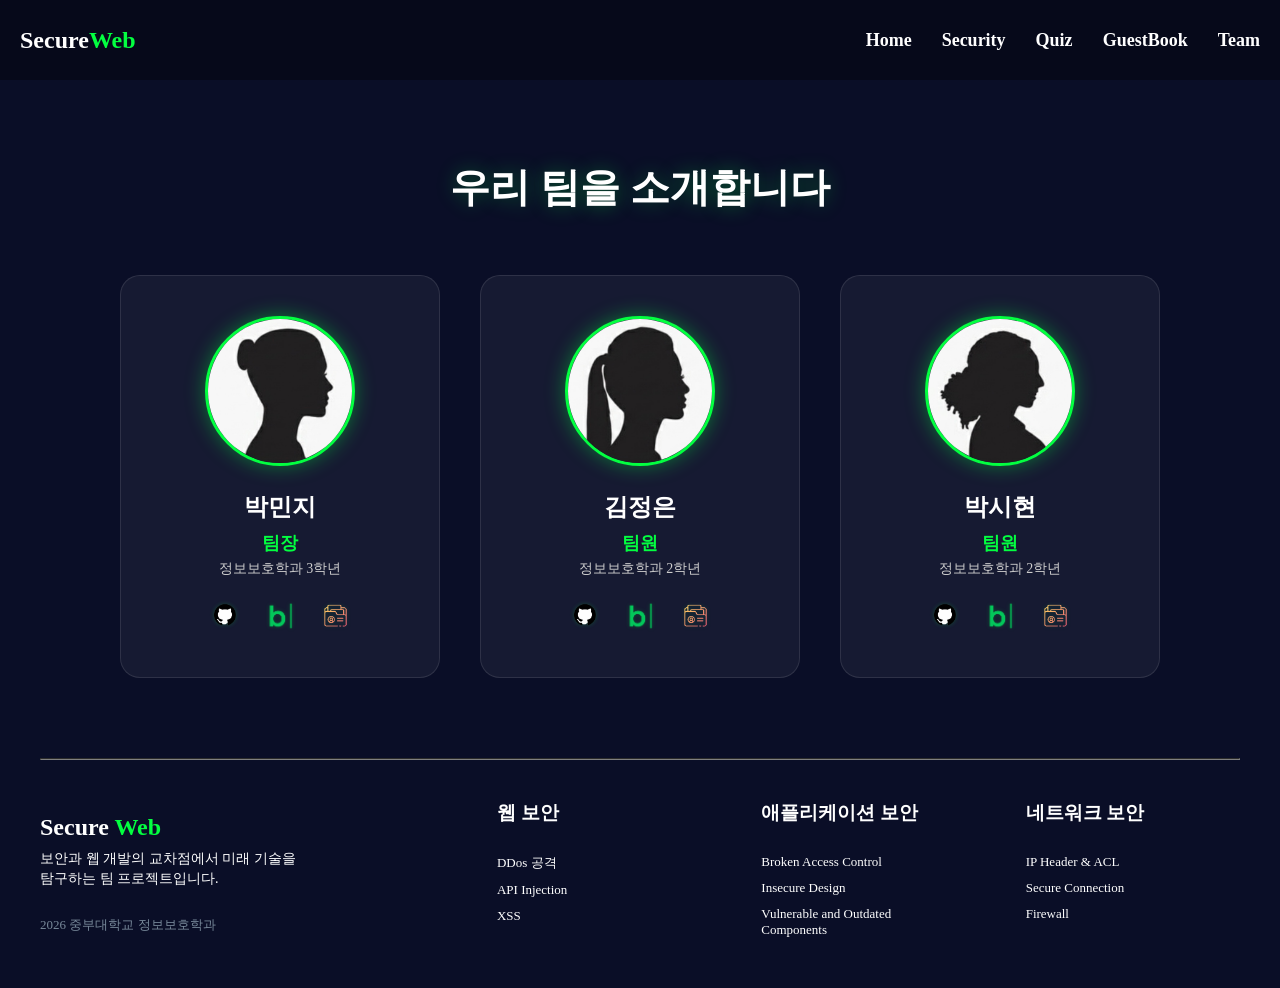
<file: team.html>
<!doctype html>
<html lang="ko">
  <head>
    <meta charset="UTF-8" />
    <title>SecureWeb | Team</title>
    <link rel="stylesheet" href="style.css" />
  </head>

  <body>
    <nav class="navbar">
      <div class="container">
        <button class="more" id="menuBtn" aria-label="메뉴 열기">
          <span></span><span></span><span></span>
        </button>
        <div class="logo">
          <span class="logo-def">Secure</span><span class="logo-high">Web</span>
        </div>
        <ul class="nav">
          <li><a href="index.html">Home</a></li>
          <li><a href="security.html">Security</a></li>
          <li><a href="quiz.html">Quiz</a></li>
          <li><a href="guestBook.html">GuestBook</a></li>
          <li><a href="team.html">Team</a></li>
        </ul>

        <ul class="mobile-menu" id="mobileMenu">
          <li><a href="index.html">Home</a></li>
          <li><a href="security.html">Security</a></li>
          <li><a href="quiz.html">Quiz</a></li>
          <li><a href="guestBook.html">GuestBook</a></li>
          <li><a href="team.html">Team</a></li>
        </ul>
      </div>
    </nav>

    <section class="team-intro-section">
      <h1 class="team-title">우리 팀을 소개합니다</h1>

      <div class="team-grid">
        <div class="team-card">
          <div class="team-profile-glow">
            <img src="images/minji.jpg" alt="박민지" />
          </div>
          <h3 class="team-name">박민지</h3>
          <p class="team-role">팀장</p>
          <p class="team-univ">정보보호학과 3학년</p>
          <div class="team-links">
            <a
              href="https://github.com/pmj2744"
              target="_blank"
              class="icon-btn"
            >
              <img src="git.png" alt="GitHub" />
            </a>
            <a
              href="https://blog.naver.com/pmj2744"
              target="_blank"
              class="icon-btn"
            >
              <img src="blog.png" alt="Blog" />
            </a>
            <a
              href="https://my-portfolio-omega-one-16.vercel.app/"
              target="_blank"
              class="icon-btn"
            >
              <img src="fortfolio.png" alt="Portfolio" />
            </a>
          </div>
        </div>

        <div class="team-card">
          <div class="team-profile-glow">
            <img src="images/jungeun.jpg" alt="김정은" />
          </div>
          <h3 class="team-name">김정은</h3>
          <p class="team-role">팀원</p>
          <p class="team-univ">정보보호학과 2학년</p>
          <div class="team-links">
            <a
              href="https://github.com/kimjungeunn"
              target="_blank"
              class="icon-btn"
            >
              <img src="git.png" alt="GitHub" />
            </a>
            <a
              href="https://kje0408blog.tistory.com/"
              target="_blank"
              class="icon-btn"
            >
              <img src="blog.png" alt="Blog" />
            </a>
            <a
              href="https://webprografinalexam.vercel.app/"
              target="_blank"
              class="icon-btn"
            >
              <img src="fortfolio.png" alt="Portfolio" />
            </a>
          </div>
        </div>

        <div class="team-card">
          <div class="team-profile-glow">
            <img src="images/sihyun.jpg" alt="박시현" />
          </div>
          <h3 class="team-name">박시현</h3>
          <p class="team-role">팀원</p>
          <p class="team-univ">정보보호학과 2학년</p>
          <div class="team-links">
            <a
              href="https://github.com/parksshh14"
              target="_blank"
              class="icon-btn"
            >
              <img src="git.png" alt="GitHub" />
            </a>
            <a
              href="https://velog.io/@parksshh14/posts"
              target="_blank"
              class="icon-btn"
            >
              <img src="blog.png" alt="Blog" />
            </a>
            <a
              href="https://jbu-parksh.vercel.app"
              target="_blank"
              class="icon-btn"
            >
              <img src="fortfolio.png" alt="Portfolio" />
            </a>
          </div>
        </div>
      </div>
    </section>

    <div class="bottom">
      <hr />
      <div class="bottom-content">
        <div class="bottom-left">
          <div class="bottom-title">
            <h2>Secure <span class="bottom-high">Web</span></h2>
          </div>
          <div class="bottom-ex">
            <p>
              보안과 웹 개발의 교차점에서 미래 기술을<br />탐구하는 팀
              프로젝트입니다.
            </p>
          </div>
          <br />
          <div class="bottom-secure">2026 중부대학교 정보보호학과</div>
        </div>
        <div class="bottom-topics">
          <div class="bottom-web">
            <h3>웹 보안</h3>
            <br />
            <ul>
              <li>DDos 공격</li>
              <li>API Injection</li>
              <li>XSS</li>
            </ul>
          </div>
          <div class="bottom-app">
            <h3>애플리케이션 보안</h3>
            <br />
            <ul>
              <li>Broken Access Control</li>
              <li>Insecure Design</li>
              <li>Vulnerable and Outdated Components</li>
            </ul>
          </div>
          <div class="bottom-network">
            <h3>네트워크 보안</h3>
            <br />
            <ul>
              <li>IP Header & ACL</li>
              <li>Secure Connection</li>
              <li>Firewall</li>
            </ul>
          </div>
        </div>
      </div>
    </div>
  </body>
</html>
</file>
<file: style.css>
* {
  margin: 0;
  padding: 0;
  box-sizing: border-box;
}

body {
  color: white;
  background-color: #0a0e27;
  padding-top: 80px;
}

.navbar {
  color: white;
  background-color: #06091a;
  height: 80px;
  position: fixed;
  top: 0;
  left: 0;
  right: 0;
  z-index: 999;
}

.container {
  padding: 0 20px;
  display: flex;
  justify-content: space-between;
  align-items: center;
  height: 100%;
  position: relative;
}

.logo {
  font-size: x-large;
  font-weight: bold;
}

.logo-def {
  color: white;
}

.logo-high {
  color: #03ff40;
}

ul {
  list-style-type: none;
}

.nav {
  display: flex;
  flex-direction: row;
  gap: 30px;
  align-items: center;
}

.nav > li > a {
  color: white;
  text-decoration: none;
  font-size: 18px;
  font-weight: bold;
}

.nav > li > a:hover {
  text-decoration: underline;
  color: #03ff40;
}

.more {
  display: none;
  flex-direction: column;
  gap: 5px;
  cursor: pointer;
  background: none;
  border: none;
  padding: 10px;
}

.more > span {
  display: block;
  width: 25px;
  height: 2px;
  background-color: white;
  border-radius: 3px;
}

.mobile-menu {
  display: none;
  position: fixed;
  top: 80px;
  left: 0;
  right: 0;
  background-color: #06091a;
  flex-direction: column;
  z-index: 998;
  border-top: 1px solid #1a2040;
  overflow: hidden;
  max-height: 0;
  transition: max-height 0.35s ease;
}

.mobile-menu.open {
  max-height: 200px;
}

.mobile-menu a {
  display: block;
  color: white;
  text-decoration: none;
  font-size: 18px;
  font-weight: bold;
  padding: 16px 24px;
  border-bottom: 1px solid #1a2040;
  transition:
    color 0.2s,
    background 0.2s;
}

.mobile-menu a:hover {
  color: #03ff40;
  background: #0d1230;
}

.top {
  width: 100%;
  height: 100px;
}

.content {
  display: flex;
  flex-direction: row;
}

.left {
  width: 60%;
  min-height: 580px;
  display: flex;
  align-items: center;
}

.left-content {
  width: 100%;
  margin: 60px 60px 60px 80px;
}

.title {
  display: flex;
  align-items: center;
}

.title > h1 {
  font-size: 80px;
  line-height: 1.15;
}

.title-def {
  color: white;
}

.title-high {
  color: #03ff40;
}

.ex {
  margin-top: 40px;
}

.ex > p {
  color: white;
  font-size: larger;
  line-height: 1.7;
}

.right {
  width: 40%;
  display: flex;
  justify-content: center;
  align-items: center;
  min-height: 500px;
}

.right-image {
  width: 400px;
  height: 400px;
  display: flex;
  justify-content: center;
  align-items: center;
}

.right-image > img {
  width: 100%;
}

.bottom {
  width: 100%;
}

.bottom > hr {
  width: calc(100% - 80px);
  margin: 0 40px;
  border-color: gray;
}

.bottom-content {
  padding: 20px 0;
  display: flex;
  flex-direction: row;
  justify-content: space-between;
  align-items: center;
}

.bottom-left {
  display: flex;
  flex-direction: column;
  margin: 0 40px;
  width: 400px;
}

.bottom-title h2 {
  color: white;
}

.bottom-high {
  color: #03ff40;
}

.bottom-ex > p {
  color: white;
  margin: 8px 0 0;
  line-height: 1.4;
  font-size: 14px;
}

.bottom-secure {
  margin-top: 10px;
  color: lightslategray;
  font-size: 13px;
}

.bottom-topics {
  display: flex;
  flex-direction: row;
  gap: 40px;
  margin-right: 50px;
}

.bottom-topics > div {
  flex: 1;
  margin: 20px;
}

.bottom-topics h3 {
  color: white;
}

.bottom-web > ul > li,
.bottom-app > ul > li,
.bottom-network > ul > li {
  color: white;
  margin: 10px 0;
  font-size: 13px;
}

/* 팀원 소개 섹션 */
.team-intro-section {
  width: 100%;
  padding: 80px 0;
  text-align: center;
}

/* 우리 팀을 소개합니다 제목 (간격 수정됨) */
.team-title {
  margin-bottom: 60px; /* 제목과 카드 사이 넉넉한 간격 */
  font-size: 2.5rem;
  color: #ffffff;
  text-shadow: 0 0 20px rgba(3, 255, 64, 0.3);
}

/* 팀 카드 그리드 */
.team-grid {
  display: flex;
  justify-content: center;
  gap: 40px;
  flex-wrap: wrap;
  max-width: 1200px;
  margin: 0 auto;
}

/* 개별 카드 디자인 */
.team-card {
  width: 320px;
  padding: 40px 20px;
  background: rgba(255, 255, 255, 0.05);
  border: 1px solid rgba(255, 255, 255, 0.1);
  border-radius: 20px;
  transition: all 0.4s cubic-bezier(0.175, 0.885, 0.32, 1.275);
  text-align: center;
}

/* 프로필 이미지 원형 글로우 */
.team-profile-glow {
  width: 150px;
  height: 150px;
  margin: 0 auto 25px;
  border-radius: 50%;
  border: 3px solid #03ff40;
  box-shadow: 0 0 20px rgba(3, 255, 64, 0.4);
  overflow: hidden;
}

.team-profile-glow img {
  width: 100%;
  height: 100%;
  object-fit: cover;
}

.team-name {
  font-size: 1.5rem;
  margin-bottom: 8px;
  transition: 0.3s;
}

.team-role {
  color: #03ff40;
  font-weight: bold;
  margin-bottom: 5px;
  transition: 0.3s;
}

.team-univ {
  color: #cccccc;
  font-size: 14px;
  margin-bottom: 20px;
  transition: 0.3s;
}

/* 이미지 링크 버튼 영역 */
.team-links {
  display: flex;
  justify-content: center;
  gap: 20px;
  margin-top: 10px;
}

.icon-btn img {
  width: 35px;
  height: 35px;
  object-fit: contain;
  transition: all 0.3s ease;
  filter: drop-shadow(0 0 2px rgba(3, 255, 64, 0.2));
}

/* 아이콘 버튼 호버 효과 */
.icon-btn:hover img {
  transform: translateY(-5px) scale(1.1);
  filter: drop-shadow(0 0 10px rgba(3, 255, 64, 0.9));
}

/* 카드 전체 호버 효과 */
.team-card:hover {
  background-color: white !important;
  transform: translateY(-15px);
  box-shadow: 0 10px 30px rgba(0, 0, 0, 0.5);
}

.team-card:hover .team-name,
.team-card:hover .team-univ {
  color: #1a1a1a !important;
}

.team-card:hover .team-role {
  color: #02c031 !important;
}

.box-container {
  display: flex;
  flex-wrap: wrap;
  max-width: 1600px;
  width: 100%;
  gap: 40px;
  margin: 80px auto;
  padding: 0 40px;
  justify-content: center;
}

.box {
  width: 400px;
  min-height: 50px;
  height: auto;
  font-size: 14px;
  border-radius: 12px;
  background-color: black;
  padding: 40px 30px 20px 30px;
  display: flex;
  flex-direction: column;
  gap: 10px;
  align-items: center;
  overflow: visible;
}

.desc {
  display: none;
  margin: 0;
  color: grey;
}

p {
  color: grey;
  font-size: 18px;
}

.box a {
  color: white;
}

.toggle {
  color: #eaff00;
  font-size: 14px;
  cursor: pointer;
}

.category-tag1 {
  margin-left: auto;
  margin-right: -10px;
  color: #03ff40;
  font-size: 15px;
  background-color: #1a2e1a;
  padding: 4px 10px;
  border-radius: 20px;
  margin-top: -15px;
}

.category-tag2 {
  margin-left: auto;
  margin-right: -10px;
  color: #038eff;
  font-size: 15px;
  background-color: #1a1a2e;
  padding: 4px 10px;
  border-radius: 20px;
  margin-top: -15px;
}

.category-tag3 {
  margin-left: auto;
  margin-right: -10px;
  color: #ff0303;
  font-size: 15px;
  background-color: #2e1a1a;
  padding: 4px 10px;
  border-radius: 20px;
  margin-top: -15px;
}

.box-top {
  display: flex;
  justify-content: space-between;
  align-items: center;
  width: 100%;
}

.box p {
  margin-top: 25px;
  margin-bottom: 20px;
}

@media (max-width: 768px) {
  body {
    width: 100%;
    height: auto;
    padding-top: 80px;
  }

  .navbar > .container > .logo {
    position: absolute;
    left: 50%;
    transform: translateX(-50%);
  }

  .nav {
    display: none;
  }

  .more {
    display: flex;
  }

  .mobile-menu {
    display: flex;
  }

  .top {
    display: none;
  }

  .content {
    flex-direction: column;
  }

  .left {
    width: 100%;
    min-height: auto;
    order: 2;
  }

  .left-content {
    width: 100%;
    margin: 20px 20px 40px;
  }

  .title {
    justify-content: center;
    text-align: center;
  }

  .title > h1 {
    font-size: 60px;
    text-align: center;
    width: 100%;
    line-height: 1.25;
  }

  .ex > p {
    text-align: center;
    line-height: 1.5;
  }

  .right {
    width: 100%;
    order: 1;
    min-height: auto;
    overflow: hidden;
  }

  .right-image {
    width: auto;
    overflow: hidden;
    mask-image: linear-gradient(
      to bottom,
      transparent 0%,
      black 15%,
      black 80%,
      transparent 100%
    );
    -webkit-mask-image: linear-gradient(
      to bottom,
      transparent 0%,
      black 15%,
      black 80%,
      transparent 100%
    );
    display: block;
    transform: scale(1.5);
    transform-origin: center top;
  }

  .right-image > img {
    width: 100%;
    display: block;
  }

  .bottom {
    width: 100%;
    display: block;
  }

  .bottom > hr {
    width: calc(100% - 40px);
    margin: 0 20px;
  }

  .bottom-topics {
    display: none;
  }

  .bottom-left {
    width: calc(100% - 40px);
    margin: 10px 20px;
  }
  .team-grid {
    flex-direction: column;
    align-items: center;
  }
  .team-title {
    font-size: 2rem;
  }
}

/* 제목 줄바꿈 방지 */
.bottom-topics h3 {
  white-space: nowrap;
}

/* 가운데 박스 공간 확보 */
.bottom-topics > div {
  min-width: 180px;
}




/* <기말고사> 방문 시간 표시 영역 */
.visit-time {
  margin-top: 25px;
}

.visit-time p {
  color: #03ff40;
  font-size: 20px;
  font-weight: bold;
}

      /* ── 팝업 ── */
      #welcome-overlay {
        position: fixed;
        inset: 0;
        background: rgba(0, 0, 0, 0.65);
        display: flex;
        align-items: center;
        justify-content: center;
        z-index: 9999;
        backdrop-filter: blur(4px);
        animation: fadeIn 0.4s ease;
      }
      #welcome-overlay.hidden {
        display: none;
      }
      @keyframes fadeIn {
        from {
          opacity: 0;
        }
        to {
          opacity: 1;
        }
      }

      #welcome-box {
        background: #0d1230;
        border: 1px solid #03ff40;
        border-radius: 16px;
        padding: 48px 52px 36px;
        text-align: center;
        box-shadow: 0 0 40px rgba(3, 255, 64, 0.25);
        position: relative;
        max-width: 380px;
        width: 90%;
        animation: slideUp 0.4s cubic-bezier(0.22, 0.68, 0, 1.2);
      }
      @keyframes slideUp {
        from {
          opacity: 0;
          transform: translateY(30px);
        }
        to {
          opacity: 1;
          transform: translateY(0);
        }
      }

      #welcome-box .popup-icon {
        font-size: 2.8rem;
        margin-bottom: 14px;
      }
      #welcome-box h2 {
        color: #03ff40;
        font-size: 1.7rem;
        margin-bottom: 8px;
        letter-spacing: 0.04em;
      }
      #welcome-box p {
        color: #a0a8c0;
        font-size: 0.95rem;
        line-height: 1.6;
        margin-bottom: 28px;
      }

      #popup-close {
        background: #03ff40;
        color: #060a1a;
        border: none;
        border-radius: 8px;
        padding: 10px 36px;
        font-size: 1rem;
        font-weight: 700;
        cursor: pointer;
        transition:
          background 0.2s,
          transform 0.15s;
      }
      #popup-close:hover {
        background: #00d934;
        transform: scale(1.04);
      }

      /* ── 슬라이더 ── */
      .slider-wrapper {
        width: 400px;
        height: 400px;
        position: relative;
        overflow: hidden;
        border-radius: 16px;
      }
      .slide {
        position: absolute;
        inset: 0;
        display: flex;
        align-items: center;
        justify-content: center;
        opacity: 0;
        transition: opacity 0.8s ease;
      }
      .slide.active {
        opacity: 1;
      }
      .slide img {
        width: 100%;
        height: 100%;
        object-fit: contain;
      }

      /* 슬라이드용 SVG 이미지 (CSS로 그린 보안 아이콘들) */
      .slide-svg {
        width: 260px;
        height: 260px;
      }

      .slider-dots {
        position: absolute;
        bottom: 10px;
        left: 50%;
        transform: translateX(-50%);
        display: flex;
        gap: 8px;
      }
      .dot {
        width: 8px;
        height: 8px;
        border-radius: 50%;
        background: rgba(255, 255, 255, 0.35);
        cursor: pointer;
        transition: background 0.3s;
      }
      .dot.active {
        background: #03ff40;
      }

      /* ── 검색창 ── */
      .search-section {
        margin-top: 32px;
        width: 100%;
        max-width: 520px;
      }
      .search-label {
        color: #a0a8c0;
        font-size: 0.85rem;
        margin-bottom: 8px;
        letter-spacing: 0.06em;
      }
      .search-bar {
        display: flex;
        gap: 0;
        border: 1px solid #1e2a50;
        border-radius: 10px;
        overflow: hidden;
        background: #0d1230;
        transition:
          border-color 0.25s,
          box-shadow 0.25s;
      }
      .search-bar:focus-within {
        border-color: #03ff40;
        box-shadow: 0 0 0 3px rgba(3, 255, 64, 0.12);
      }
      #searchInput {
        flex: 1;
        background: transparent;
        border: none;
        outline: none;
        color: white;
        font-size: 1rem;
        padding: 12px 16px;
      }
      #searchInput::placeholder {
        color: #4a5578;
      }
      #searchBtn {
        background: #03ff40;
        color: #060a1a;
        border: none;
        padding: 0 20px;
        font-size: 1.2rem;
        cursor: pointer;
        transition: background 0.2s;
      }
      #searchBtn:hover {
        background: #00d934;
      }

      /* 최근 검색어 */
      .recent-searches {
        margin-top: 8px;
        display: flex;
        flex-wrap: wrap;
        gap: 6px;
        min-height: 28px;
      }
      .recent-tag {
        background: #0d1230;
        border: 1px solid #1e2a50;
        color: #a0a8c0;
        font-size: 0.78rem;
        padding: 3px 10px;
        border-radius: 20px;
        cursor: pointer;
        display: flex;
        align-items: center;
        gap: 5px;
        transition:
          border-color 0.2s,
          color 0.2s;
      }
      .recent-tag:hover {
        border-color: #03ff40;
        color: #03ff40;
      }
      .recent-tag .del {
        color: #4a5578;
        font-size: 0.9rem;
      }
      .recent-tag .del:hover {
        color: #ff4545;
      }

      /* 검색 결과 모달 */
      #search-result-overlay {
        position: fixed;
        inset: 0;
        background: rgba(0, 0, 0, 0.7);
        display: none;
        align-items: center;
        justify-content: center;
        z-index: 9998;
        backdrop-filter: blur(4px);
      }
      #search-result-overlay.show {
        display: flex;
      }

      #search-result-box {
        background: #0a0e27;
        border: 1px solid #1e2a50;
        border-radius: 16px;
        width: min(92vw, 960px);
        max-height: 80vh;
        overflow-y: auto;
        padding: 32px;
        position: relative;
        animation: slideUp 0.35s ease;
      }
      #search-result-box h2 {
        color: #03ff40;
        margin-bottom: 24px;
        font-size: 1.4rem;
      }
      #result-close {
        position: absolute;
        top: 16px;
        right: 20px;
        background: none;
        border: none;
        color: #a0a8c0;
        font-size: 1.6rem;
        cursor: pointer;
        line-height: 1;
        transition: color 0.2s;
      }
      #result-close:hover {
        color: white;
      }

      /* 검색 실패 알림 */
      #search-hint {
        margin-top: 6px;
        font-size: 0.82rem;
        color: #ff5555;
        min-height: 18px;
        transition: opacity 0.3s;
      }
</file>
<file: guestBook.css>
* {
  margin: 0;
  padding: 0;
  box-sizing: border-box;
}

body {
  color: white;
  background-color: #0a0e27;
  padding-top: 80px;
}

.navbar {
  color: white;
  background-color: #06091a;
  height: 80px;
  position: fixed;
  top: 0;
  left: 0;
  right: 0;
  z-index: 999;
}

.container {
  padding: 0 20px;
  display: flex;
  justify-content: space-between;
  align-items: center;
  height: 100%;
  position: relative;
}

.logo {
  font-size: x-large;
  font-weight: bold;
}

.logo-def {
  color: white;
}

.logo-high {
  color: #03ff40;
}

ul {
  list-style-type: none;
}

.nav {
  display: flex;
  flex-direction: row;
  gap: 30px;
  align-items: center;
}

.nav > li > a {
  color: white;
  text-decoration: none;
  font-size: 18px;
  font-weight: bold;
}

.nav > li > a:hover {
  text-decoration: underline;
  color: #03ff40;
}

.more {
  display: none;
  flex-direction: column;
  gap: 5px;
  cursor: pointer;
  background: none;
  border: none;
  padding: 10px;
}

.more > span {
  display: block;
  width: 25px;
  height: 2px;
  background-color: white;
  border-radius: 3px;
}

.mobile-menu {
  display: none;
  position: fixed;
  top: 80px;
  left: 0;
  right: 0;
  background-color: #06091a;
  flex-direction: column;
  z-index: 998;
  border-top: 1px solid #1a2040;
  overflow: hidden;
  max-height: 0;
  transition: max-height 0.35s ease;
}

.mobile-menu.open {
  max-height: 200px;
}

.mobile-menu a {
  display: block;
  color: white;
  text-decoration: none;
  font-size: 18px;
  font-weight: bold;
  padding: 16px 24px;
  border-bottom: 1px solid #1a2040;
  transition:
    color 0.2s,
    background 0.2s;
}

.mobile-menu a:hover {
  color: #03ff40;
  background: #0d1230;
}

.top {
  width: 100%;
  height: 100px;
}

.content {
  display: flex;
  flex-direction: row;
}

.left {
  width: 60%;
  min-height: 580px;
  display: flex;
  align-items: center;
}

.left-content {
  width: 100%;
  margin: 60px 60px 60px 80px;
}

.title {
  display: flex;
  align-items: center;
}

.title > h1 {
  font-size: 80px;
  line-height: 1.15;
}

.title-def {
  color: white;
}

.title-high {
  color: #03ff40;
}

.ex {
  margin-top: 40px;
}

.ex > p {
  color: white;
  font-size: larger;
  line-height: 1.7;
}

.right {
  width: 40%;
  display: flex;
  justify-content: center;
  align-items: center;
  min-height: 500px;
}

.right-image {
  width: 400px;
  height: 400px;
  display: flex;
  justify-content: center;
  align-items: center;
}

.right-image > img {
  width: 100%;
}

.bottom {
  width: 100%;
}

.bottom > hr {
  width: calc(100% - 80px);
  margin: 0 40px;
  border-color: gray;
}

.bottom-content {
  padding: 20px 0;
  display: flex;
  flex-direction: row;
  justify-content: space-between;
  align-items: center;
}

.bottom-left {
  display: flex;
  flex-direction: column;
  margin: 0 40px;
  width: 400px;
}

.bottom-title h2 {
  color: white;
}

.bottom-high {
  color: #03ff40;
}

.bottom-ex > p {
  color: white;
  margin: 8px 0 0;
  line-height: 1.4;
  font-size: 14px;
}

.bottom-secure {
  margin-top: 10px;
  color: lightslategray;
  font-size: 13px;
}

.bottom-topics {
  display: flex;
  flex-direction: row;
  gap: 40px;
  margin-right: 50px;
}

.bottom-topics > div {
  flex: 1;
  margin: 20px;
}

.bottom-topics h3 {
  color: white;
}

.bottom-web > ul > li,
.bottom-app > ul > li,
.bottom-network > ul > li {
  color: white;
  margin: 10px 0;
  font-size: 13px;
}

/* 팀원 소개 섹션 */
.team-intro-section {
  width: 100%;
  padding: 80px 0;
  text-align: center;
}

/* 우리 팀을 소개합니다 제목 (간격 수정됨) */
.team-title {
  margin-bottom: 60px; /* 제목과 카드 사이 넉넉한 간격 */
  font-size: 2.5rem;
  color: #ffffff;
  text-shadow: 0 0 20px rgba(3, 255, 64, 0.3);
}

/* 팀 카드 그리드 */
.team-grid {
  display: flex;
  justify-content: center;
  gap: 40px;
  flex-wrap: wrap;
  max-width: 1200px;
  margin: 0 auto;
}

/* 개별 카드 디자인 */
.team-card {
  width: 320px;
  padding: 40px 20px;
  background: rgba(255, 255, 255, 0.05);
  border: 1px solid rgba(255, 255, 255, 0.1);
  border-radius: 20px;
  transition: all 0.4s cubic-bezier(0.175, 0.885, 0.32, 1.275);
  text-align: center;
}

/* 프로필 이미지 원형 글로우 */
.team-profile-glow {
  width: 150px;
  height: 150px;
  margin: 0 auto 25px;
  border-radius: 50%;
  border: 3px solid #03ff40;
  box-shadow: 0 0 20px rgba(3, 255, 64, 0.4);
  overflow: hidden;
}

.team-profile-glow img {
  width: 100%;
  height: 100%;
  object-fit: cover;
}

.team-name {
  font-size: 1.5rem;
  margin-bottom: 8px;
  transition: 0.3s;
}

.team-role {
  color: #03ff40;
  font-weight: bold;
  margin-bottom: 5px;
  transition: 0.3s;
}

.team-univ {
  color: #cccccc;
  font-size: 14px;
  margin-bottom: 20px;
  transition: 0.3s;
}

/* 이미지 링크 버튼 영역 */
.team-links {
  display: flex;
  justify-content: center;
  gap: 20px;
  margin-top: 10px;
}

.icon-btn img {
  width: 35px;
  height: 35px;
  object-fit: contain;
  transition: all 0.3s ease;
  filter: drop-shadow(0 0 2px rgba(3, 255, 64, 0.2));
}

/* 아이콘 버튼 호버 효과 */
.icon-btn:hover img {
  transform: translateY(-5px) scale(1.1);
  filter: drop-shadow(0 0 10px rgba(3, 255, 64, 0.9));
}

/* 카드 전체 호버 효과 */
.team-card:hover {
  background-color: white !important;
  transform: translateY(-15px);
  box-shadow: 0 10px 30px rgba(0, 0, 0, 0.5);
}

.team-card:hover .team-name,
.team-card:hover .team-univ {
  color: #1a1a1a !important;
}

.team-card:hover .team-role {
  color: #02c031 !important;
}

.box-container {
  display: flex;
  flex-wrap: wrap;
  max-width: 1600px;
  width: 100%;
  gap: 40px;
  margin: 80px auto;
  padding: 0 40px;
  justify-content: center;
}

.box {
  width: 400px;
  min-height: 50px;
  height: auto;
  font-size: 14px;
  border-radius: 12px;
  background-color: black;
  padding: 40px 30px 20px 30px;
  display: flex;
  flex-direction: column;
  gap: 10px;
  align-items: center;
  overflow: visible;
}

.desc {
  display: none;
  margin: 0;
  color: grey;
}

p {
  color: grey;
  font-size: 18px;
}

.box a {
  color: white;
}

.toggle {
  color: #eaff00;
  font-size: 14px;
  cursor: pointer;
}

.category-tag1 {
  margin-left: auto;
  margin-right: -10px;
  color: #03ff40;
  font-size: 15px;
  background-color: #1a2e1a;
  padding: 4px 10px;
  border-radius: 20px;
  margin-top: -15px;
}

.category-tag2 {
  margin-left: auto;
  margin-right: -10px;
  color: #038eff;
  font-size: 15px;
  background-color: #1a1a2e;
  padding: 4px 10px;
  border-radius: 20px;
  margin-top: -15px;
}

.category-tag3 {
  margin-left: auto;
  margin-right: -10px;
  color: #ff0303;
  font-size: 15px;
  background-color: #2e1a1a;
  padding: 4px 10px;
  border-radius: 20px;
  margin-top: -15px;
}

.box-top {
  display: flex;
  justify-content: space-between;
  align-items: center;
  width: 100%;
}

.box p {
  margin-top: 25px;
  margin-bottom: 20px;
}

@media (max-width: 768px) {
  body {
    width: 100%;
    height: auto;
    padding-top: 80px;
  }

  .navbar > .container > .logo {
    position: absolute;
    left: 50%;
    transform: translateX(-50%);
  }

  .nav {
    display: none;
  }

  .more {
    display: flex;
  }

  .mobile-menu {
    display: flex;
  }

  .top {
    display: none;
  }

  .content {
    flex-direction: column;
  }

  .left {
    width: 100%;
    min-height: auto;
    order: 2;
  }

  .left-content {
    width: 100%;
    margin: 20px 20px 40px;
  }

  .title {
    justify-content: center;
    text-align: center;
  }

  .title > h1 {
    font-size: 60px;
    text-align: center;
    width: 100%;
    line-height: 1.25;
  }

  .ex > p {
    text-align: center;
    line-height: 1.5;
  }

  .right {
    width: 100%;
    order: 1;
    min-height: auto;
    overflow: hidden;
  }

  .right-image {
    width: auto;
    overflow: hidden;
    mask-image: linear-gradient(
      to bottom,
      transparent 0%,
      black 15%,
      black 80%,
      transparent 100%
    );
    -webkit-mask-image: linear-gradient(
      to bottom,
      transparent 0%,
      black 15%,
      black 80%,
      transparent 100%
    );
    display: block;
    transform: scale(1.5);
    transform-origin: center top;
  }

  .right-image > img {
    width: 100%;
    display: block;
  }

  .bottom {
    width: 100%;
    display: block;
  }

  .bottom > hr {
    width: calc(100% - 40px);
    margin: 0 20px;
  }

  .bottom-topics {
    display: none;
  }

  .bottom-left {
    width: calc(100% - 40px);
    margin: 10px 20px;
  }
  .team-grid {
    flex-direction: column;
    align-items: center;
  }
  .team-title {
    font-size: 2rem;
  }
}

/* 제목 줄바꿈 방지 */
.bottom-topics h3 {
  white-space: nowrap;
}

/* 가운데 박스 공간 확보 */
.bottom-topics > div {
  min-width: 180px;
}

/* <기말고사> 방문 시간 표시 영역 */
.visit-time {
  margin-top: 25px;
}

.visit-time p {
  color: #03ff40;
  font-size: 20px;
  font-weight: bold;
}

/* ── 팝업 ── */
#welcome-overlay {
  position: fixed;
  inset: 0;
  background: rgba(0, 0, 0, 0.65);
  display: flex;
  align-items: center;
  justify-content: center;
  z-index: 9999;
  backdrop-filter: blur(4px);
  animation: fadeIn 0.4s ease;
}
#welcome-overlay.hidden {
  display: none;
}
@keyframes fadeIn {
  from {
    opacity: 0;
  }
  to {
    opacity: 1;
  }
}

#welcome-box {
  background: #0d1230;
  border: 1px solid #03ff40;
  border-radius: 16px;
  padding: 48px 52px 36px;
  text-align: center;
  box-shadow: 0 0 40px rgba(3, 255, 64, 0.25);
  position: relative;
  max-width: 380px;
  width: 90%;
  animation: slideUp 0.4s cubic-bezier(0.22, 0.68, 0, 1.2);
}
@keyframes slideUp {
  from {
    opacity: 0;
    transform: translateY(30px);
  }
  to {
    opacity: 1;
    transform: translateY(0);
  }
}

#welcome-box .popup-icon {
  font-size: 2.8rem;
  margin-bottom: 14px;
}
#welcome-box h2 {
  color: #03ff40;
  font-size: 1.7rem;
  margin-bottom: 8px;
  letter-spacing: 0.04em;
}
#welcome-box p {
  color: #a0a8c0;
  font-size: 0.95rem;
  line-height: 1.6;
  margin-bottom: 28px;
}

#popup-close {
  background: #03ff40;
  color: #060a1a;
  border: none;
  border-radius: 8px;
  padding: 10px 36px;
  font-size: 1rem;
  font-weight: 700;
  cursor: pointer;
  transition:
    background 0.2s,
    transform 0.15s;
}
#popup-close:hover {
  background: #00d934;
  transform: scale(1.04);
}

/* ── 슬라이더 ── */
.slider-wrapper {
  width: 400px;
  height: 400px;
  position: relative;
  overflow: hidden;
  border-radius: 16px;
}
.slide {
  position: absolute;
  inset: 0;
  display: flex;
  align-items: center;
  justify-content: center;
  opacity: 0;
  transition: opacity 0.8s ease;
}
.slide.active {
  opacity: 1;
}
.slide img {
  width: 100%;
  height: 100%;
  object-fit: contain;
}

/* 슬라이드용 SVG 이미지 (CSS로 그린 보안 아이콘들) */
.slide-svg {
  width: 260px;
  height: 260px;
}

.slider-dots {
  position: absolute;
  bottom: 10px;
  left: 50%;
  transform: translateX(-50%);
  display: flex;
  gap: 8px;
}
.dot {
  width: 8px;
  height: 8px;
  border-radius: 50%;
  background: rgba(255, 255, 255, 0.35);
  cursor: pointer;
  transition: background 0.3s;
}
.dot.active {
  background: #03ff40;
}

/* ── 검색창 ── */
.search-section {
  margin-top: 32px;
  width: 100%;
  max-width: 520px;
}
.search-label {
  color: #a0a8c0;
  font-size: 0.85rem;
  margin-bottom: 8px;
  letter-spacing: 0.06em;
}
.search-bar {
  display: flex;
  gap: 0;
  border: 1px solid #1e2a50;
  border-radius: 10px;
  overflow: hidden;
  background: #0d1230;
  transition:
    border-color 0.25s,
    box-shadow 0.25s;
}
.search-bar:focus-within {
  border-color: #03ff40;
  box-shadow: 0 0 0 3px rgba(3, 255, 64, 0.12);
}
#searchInput {
  flex: 1;
  background: transparent;
  border: none;
  outline: none;
  color: white;
  font-size: 1rem;
  padding: 12px 16px;
}
#searchInput::placeholder {
  color: #4a5578;
}
#searchBtn {
  background: #03ff40;
  color: #060a1a;
  border: none;
  padding: 0 20px;
  font-size: 1.2rem;
  cursor: pointer;
  transition: background 0.2s;
}
#searchBtn:hover {
  background: #00d934;
}

/* 최근 검색어 */
.recent-searches {
  margin-top: 8px;
  display: flex;
  flex-wrap: wrap;
  gap: 6px;
  min-height: 28px;
}
.recent-tag {
  background: #0d1230;
  border: 1px solid #1e2a50;
  color: #a0a8c0;
  font-size: 0.78rem;
  padding: 3px 10px;
  border-radius: 20px;
  cursor: pointer;
  display: flex;
  align-items: center;
  gap: 5px;
  transition:
    border-color 0.2s,
    color 0.2s;
}
.recent-tag:hover {
  border-color: #03ff40;
  color: #03ff40;
}
.recent-tag .del {
  color: #4a5578;
  font-size: 0.9rem;
}
.recent-tag .del:hover {
  color: #ff4545;
}

/* 검색 결과 모달 */
#search-result-overlay {
  position: fixed;
  inset: 0;
  background: rgba(0, 0, 0, 0.7);
  display: none;
  align-items: center;
  justify-content: center;
  z-index: 9998;
  backdrop-filter: blur(4px);
}
#search-result-overlay.show {
  display: flex;
}

#search-result-box {
  background: #0a0e27;
  border: 1px solid #1e2a50;
  border-radius: 16px;
  width: min(92vw, 960px);
  max-height: 80vh;
  overflow-y: auto;
  padding: 32px;
  position: relative;
  animation: slideUp 0.35s ease;
}
#search-result-box h2 {
  color: #03ff40;
  margin-bottom: 24px;
  font-size: 1.4rem;
}
#result-close {
  position: absolute;
  top: 16px;
  right: 20px;
  background: none;
  border: none;
  color: #a0a8c0;
  font-size: 1.6rem;
  cursor: pointer;
  line-height: 1;
  transition: color 0.2s;
}
#result-close:hover {
  color: white;
}

/* 검색 실패 알림 */
#search-hint {
  margin-top: 6px;
  font-size: 0.82rem;
  color: #ff5555;
  min-height: 18px;
  transition: opacity 0.3s;
}

/* ── 보안 방명록 (System Log) ── */
.guestbook-container {
  max-width: 600px;
  margin: 40px auto;
  background-color: #0b0f19;
  border: 1px solid #1f2937;
  border-radius: 8px;
  padding: 30px;
  color: #e5e7eb;
  font-family: 'Noto Sans KR', sans-serif;
  box-shadow: 0 10px 30px rgba(0, 0, 0, 0.5);
}

.guestbook-title {
  color: #4ade80;
  margin-top: 0;
  margin-bottom: 20px;
  border-bottom: 1px solid #1f2937;
  padding-bottom: 15px;
  font-size: 24px;
}

#guestbookForm {
  display: flex;
  flex-direction: column;
  gap: 15px;
  margin-bottom: 30px;
}

#guestbookForm input,
#guestbookForm textarea {
  background-color: #111827;
  border: 1px solid #374151;
  color: #fff;
  padding: 15px;
  border-radius: 4px;
  outline: none;
  font-size: 16px;
  transition: border-color 0.3s ease;
}

#guestbookForm input:focus,
#guestbookForm textarea:focus {
  border-color: #4ade80;
}

#guestbookForm button {
  background-color: #4ade80;
  color: #000;
  border: none;
  padding: 15px;
  font-size: 16px;
  font-weight: bold;
  border-radius: 4px;
  cursor: pointer;
  transition: background-color 0.3s ease;
}

#guestbookForm button:hover {
  background-color: #22c55e;
}

.log-area {
  display: flex;
  flex-direction: column;
  gap: 15px;
}

.log-entry {
  background-color: #111827;
  border-left: 4px solid #4ade80;
  padding: 20px;
  border-radius: 4px;
  animation: guestbookFadeIn 0.5s ease forwards;
}

.log-name {
  font-weight: bold;
  color: #4ade80;
  margin-bottom: 10px;
  font-size: 14px;
}

.log-date {
  font-size: 12px;
  color: #6b7280;
  margin-left: 10px;
  font-weight: normal;
}

.log-text {
  line-height: 1.6;
  word-break: break-all;
}

/* 방명록 전용 애니메이션 (기존 fadeIn과 충돌 방지) */
@keyframes guestbookFadeIn {
  from {
    opacity: 0;
    transform: translateY(-10px);
  }
  to {
    opacity: 1;
    transform: translateY(0);
  }
}

/* 헤더를 좌우로 정렬 (이름은 왼쪽, 삭제버튼은 오른쪽) */
.log-header {
  display: flex;
  justify-content: space-between;
  align-items: center;
  margin-bottom: 10px;
}

.log-name {
  font-weight: bold;
  color: #4ade80;
  font-size: 14px;
  margin-bottom: 0; /* 헤더가 묶어주므로 마진 제거 */
}

/* 삭제 버튼 디자인 */
.delete-btn {
  background: none;
  border: none;
  color: #ef4444; /* 경고성 빨간색 */
  font-size: 13px;
  cursor: pointer;
  transition: color 0.2s ease;
  padding: 5px;
}

.delete-btn:hover {
  color: #b91c1c; /* 마우스 올렸을 때 더 진한 빨간색 */
  text-decoration: underline;
}
</file>
<file: jungeun-style.css>
* {
  margin: 0;
  padding: 0;
  box-sizing: border-box;
}

body {
  color: white;
  background-color: #0a0e27;
  padding-top: 80px;
}

.navbar {
  color: white;
  background-color: #06091a;
  height: 80px;
  position: fixed;
  top: 0;
  left: 0;
  right: 0;
  z-index: 999;
}

.container {
  padding: 0 20px;
  display: flex;
  justify-content: space-between;
  align-items: center;
  height: 100%;
  position: relative;
}

.logo {
  font-size: x-large;
  font-weight: bold;
}

.logo-def {
  color: white;
}

.logo-high {
  color: #03ff40;
}

ul {
  list-style-type: none;
}

.nav {
  display: flex;
  flex-direction: row;
  gap: 30px;
  align-items: center;
}

.nav > li > a {
  color: white;
  text-decoration: none;
  font-size: 18px;
  font-weight: bold;
}

.nav > li > a:hover {
  text-decoration: underline;
  color: #03ff40;
}

.more {
  display: none;
  flex-direction: column;
  gap: 5px;
  cursor: pointer;
  background: none;
  border: none;
  padding: 10px;
}

.more > span {
  display: block;
  width: 25px;
  height: 2px;
  background-color: white;
  border-radius: 3px;
}

.mobile-menu {
  display: none;
  position: fixed;
  top: 80px;
  left: 0;
  right: 0;
  background-color: #06091a;
  flex-direction: column;
  z-index: 998;
  border-top: 1px solid #1a2040;
  overflow: hidden;
  max-height: 0;
  transition: max-height 0.35s ease;
}

.mobile-menu.open {
  max-height: 200px;
}

.mobile-menu a {
  display: block;
  color: white;
  text-decoration: none;
  font-size: 18px;
  font-weight: bold;
  padding: 16px 24px;
  border-bottom: 1px solid #1a2040;
  transition:
    color 0.2s,
    background 0.2s;
}

.mobile-menu a:hover {
  color: #03ff40;
  background: #0d1230;
}

.top {
  width: 100%;
  height: 100px;
}

.content {
  display: flex;
  flex-direction: row;
}

.left {
  width: 60%;
  min-height: 580px;
  display: flex;
  align-items: center;
}

.left-content {
  width: 100%;
  margin: 60px 60px 60px 80px;
}

.title {
  display: flex;
  align-items: center;
}

.title > h1 {
  font-size: 80px;
  line-height: 1.15;
}

.title-def {
  color: white;
}

.title-high {
  color: #03ff40;
}

.ex {
  margin-top: 40px;
}

.ex > p {
  color: white;
  font-size: larger;
  line-height: 1.7;
}

.right {
  width: 40%;
  display: flex;
  justify-content: center;
  align-items: center;
  min-height: 500px;
}

.right-image {
  width: 400px;
  height: 400px;
  display: flex;
  justify-content: center;
  align-items: center;
}

.right-image > img {
  width: 100%;
}

.bottom {
  width: 100%;
}

.bottom > hr {
  width: calc(100% - 80px);
  margin: 0 40px;
  border-color: gray;
}

.bottom-content {
  padding: 20px 0;
  display: flex;
  flex-direction: row;
  justify-content: space-between;
  align-items: center;
}

.bottom-left {
  display: flex;
  flex-direction: column;
  margin: 0 40px;
  width: 400px;
}

.bottom-title h2 {
  color: white;
}

.bottom-high {
  color: #03ff40;
}

.bottom-ex > p {
  color: white;
  margin: 8px 0 0;
  line-height: 1.4;
  font-size: 14px;
}

.bottom-secure {
  margin-top: 10px;
  color: lightslategray;
  font-size: 13px;
}

.bottom-topics {
  display: flex;
  flex-direction: row;
  gap: 40px;
  margin-right: 50px;
}

.bottom-topics > div {
  flex: 1;
  margin: 20px;
}

.bottom-topics h3 {
  color: white;
}

.bottom-web > ul > li,
.bottom-app > ul > li,
.bottom-network > ul > li {
  color: white;
  margin: 10px 0;
  font-size: 13px;
}

/* 팀원 소개 섹션 */
.team-intro-section {
  width: 100%;
  padding: 80px 0;
  text-align: center;
}

.team-title {
  margin-bottom: 60px;
  font-size: 2.5rem;
  color: #ffffff;
  text-shadow: 0 0 20px rgba(3, 255, 64, 0.3);
}

.team-grid {
  display: flex;
  justify-content: center;
  gap: 40px;
  flex-wrap: wrap;
  max-width: 1200px;
  margin: 0 auto;
}

.team-card {
  width: 320px;
  padding: 40px 20px;
  background: rgba(255, 255, 255, 0.05);
  border: 1px solid rgba(255, 255, 255, 0.1);
  border-radius: 20px;
  transition: all 0.4s cubic-bezier(0.175, 0.885, 0.32, 1.275);
  text-align: center;
}

.team-profile-glow {
  width: 150px;
  height: 150px;
  margin: 0 auto 25px;
  border-radius: 50%;
  border: 3px solid #03ff40;
  box-shadow: 0 0 20px rgba(3, 255, 64, 0.4);
  overflow: hidden;
}

.team-profile-glow img {
  width: 100%;
  height: 100%;
  object-fit: cover;
}

.team-name {
  font-size: 1.5rem;
  margin-bottom: 8px;
  transition: 0.3s;
}

.team-role {
  color: #03ff40;
  font-weight: bold;
  margin-bottom: 5px;
  transition: 0.3s;
}

.team-univ {
  color: #cccccc;
  font-size: 14px;
  margin-bottom: 20px;
  transition: 0.3s;
}

.team-links {
  display: flex;
  justify-content: center;
  gap: 20px;
  margin-top: 10px;
}

.icon-btn img {
  width: 35px;
  height: 35px;
  object-fit: contain;
  transition: all 0.3s ease;
  filter: drop-shadow(0 0 2px rgba(3, 255, 64, 0.2));
}

.icon-btn:hover img {
  transform: translateY(-5px) scale(1.1);
  filter: drop-shadow(0 0 10px rgba(3, 255, 64, 0.9));
}

.team-card:hover {
  background-color: white !important;
  transform: translateY(-15px);
  box-shadow: 0 10px 30px rgba(0, 0, 0, 0.5);
}

.team-card:hover .team-name,
.team-card:hover .team-univ {
  color: #1a1a1a !important;
}

.team-card:hover .team-role {
  color: #02c031 !important;
}

.box-container {
  display: flex;
  flex-wrap: wrap;
  max-width: 1600px;
  width: 100%;
  gap: 40px;
  margin: 80px auto;
  padding: 0 40px;
  justify-content: center;
  align-items: flex-start;
}

.box {
  width: 400px;
  min-height: 260px;
  height: auto;
  font-size: 14px;
  border-radius: 12px;
  background-color: black;
  padding: 40px 30px 20px 30px;
  display: flex;
  flex-direction: column;
  gap: 10px;
  align-items: center;
  overflow: visible;
}

.desc {
  display: none;
  margin: 0;
  color: grey;
}

p {
  color: grey;
  font-size: 18px;
}

.box a {
  color: white;
}

.toggle {
  color: #eaff00;
  font-size: 14px;
  cursor: pointer;
  display: block;
  text-align: center;
  width: 100%;
  margin-top: auto;
  margin-bottom: 10px;
}

.category-tag1 {
  margin-left: auto;
  margin-right: -10px;
  color: #03ff40;
  font-size: 15px;
  background-color: #1a2e1a;
  padding: 4px 10px;
  border-radius: 20px;
  margin-top: -15px;
}

.category-tag2 {
  margin-left: auto;
  margin-right: -10px;
  color: #038eff;
  font-size: 15px;
  background-color: #1a1a2e;
  padding: 4px 10px;
  border-radius: 20px;
  margin-top: -15px;
}

.category-tag3 {
  margin-left: auto;
  margin-right: -10px;
  color: #ff0303;
  font-size: 15px;
  background-color: #2e1a1a;
  padding: 4px 10px;
  border-radius: 20px;
  margin-top: -15px;
}

.box-top {
  display: flex;
  justify-content: space-between;
  align-items: center;
  width: 100%;
}

.box p {
  margin-top: 25px;
  margin-bottom: 20px;
}

@media (max-width: 768px) {
  body {
    width: 100%;
    height: auto;
    padding-top: 80px;
  }

  .navbar > .container > .logo {
    position: absolute;
    left: 50%;
    transform: translateX(-50%);
  }

  .nav {
    display: none;
  }

  .more {
    display: flex;
  }

  .mobile-menu {
    display: flex;
  }

  .top {
    display: none;
  }

  .content {
    flex-direction: column;
  }

  .left {
    width: 100%;
    min-height: auto;
    order: 2;
  }

  .left-content {
    width: 100%;
    margin: 20px 20px 40px;
  }

  .title {
    justify-content: center;
    text-align: center;
  }

  .title > h1 {
    font-size: 60px;
    text-align: center;
    width: 100%;
    line-height: 1.25;
  }

  .ex > p {
    text-align: center;
    line-height: 1.5;
  }

  .right {
    width: 100%;
    order: 1;
    min-height: auto;
    overflow: hidden;
  }

  .right-image {
    width: auto;
    overflow: hidden;
    mask-image: linear-gradient(
      to bottom,
      transparent 0%,
      black 15%,
      black 80%,
      transparent 100%
    );
    -webkit-mask-image: linear-gradient(
      to bottom,
      transparent 0%,
      black 15%,
      black 80%,
      transparent 100%
    );
    display: block;
    transform: scale(1.5);
    transform-origin: center top;
  }

  .right-image > img {
    width: 100%;
    display: block;
  }

  .bottom {
    width: 100%;
    display: block;
  }

  .bottom > hr {
    width: calc(100% - 40px);
    margin: 0 20px;
  }

  .bottom-topics {
    display: none;
  }

  .bottom-left {
    width: calc(100% - 40px);
    margin: 10px 20px;
  }
  .team-grid {
    flex-direction: column;
    align-items: center;
  }
  .team-title {
    font-size: 2rem;
  }
}

/* 기존 style.css 내용들... (위에 그대로 두시면 됩니다) */
/* 아래 내용부터 맨 밑에 추가해 주세요! */

/* =========================================
   추가된 UI 요소 스타일 (필터, 시계, 요약 모달)
========================================= */

/* 1. 카테고리 필터 & 요약 버튼 */
.filter-container {
  display: flex;
  width: 100%;
  flex-basis: 100%; /* 카드 위에서 한 줄을 꽉 채우게 만듭니다 */
  margin: 0 50px 20px 50px;
  gap: 15px;
  align-items: center;
}

.filter-btn {
  padding: 8px 20px;
  border-radius: 20px;
  border: 1px solid #444;
  background-color: #1e1e2f;
  color: #fff;
  font-weight: bold;
  cursor: pointer;
  transition: 0.3s;
}

/* 필터 호버 효과 (자바스크립트 없이 CSS로 처리) */
.filter-btn:hover {
  border-color: #fff;
}
.filter-btn[data-filter='웹']:hover {
  border-color: #03ff40;
  color: #03ff40;
}
.filter-btn[data-filter='앱']:hover {
  border-color: #038eff;
  color: #038eff;
}
.filter-btn[data-filter='네트워크']:hover {
  border-color: #ff0303;
  color: #ff0303;
}

/* 2. 요약 버튼 특별 디자인 */
.summary-btn {
  padding: 8px 20px;
  border-radius: 20px;
  border: 1px solid #31ff03;
  background-color: rgba(255, 3, 3, 0.1);
  color: #42ff03;
  font-weight: bold;
  cursor: pointer;
  transition: 0.3s;
  margin-left: 10px;
}
.summary-btn:hover {
  background-color: #5bff03;
  color: #fff;
  box-shadow: 0 0 15px rgba(31, 133, 2, 0.5);
}

/* 3. 시스템 시계 */
.clock-container {
  display: flex;
  justify-content: center;
  width: 100%;
  flex-basis: 100%;
  margin-top: 40px;
  margin-bottom: 40px;
}

#systemClock {
  color: #03ff40;
  font-size: 22px;
  font-weight: bold;
  font-family: monospace;
  padding: 12px 24px;
  border: 2px solid #03ff40;
  border-radius: 8px;
  background-color: rgba(3, 255, 64, 0.1);
  letter-spacing: 1px;
}

/* 4. 요약 팝업 (모달) 기본 뼈대 */
.modal-overlay {
  display: none; /* 평소엔 숨김 */
  position: fixed;
  inset: 0; /* top:0, left:0, right:0, bottom:0 랑 같음 */
  background-color: rgba(0, 0, 0, 0.85);
  z-index: 1000;
  justify-content: center;
  align-items: center;
}

/* JS에서 'show' 클래스를 추가하면 보이게 됨 */
.modal-overlay.show {
  display: flex;
}

.modal-content {
  position: relative;
  width: 90%;
  max-width: 800px;
  height: 500px;
  border-radius: 12px;
  overflow: hidden;
  box-shadow: 0 0 40px rgba(255, 3, 3, 0.4); /* 기본 빨간 그림자 */
  cursor: pointer;
  transition: box-shadow 0.4s ease;
}

/* 5. 모달 배경 이미지 전환 (Opacity 활용) */
.modal-bg {
  position: absolute;
  inset: 0;
  background-size: cover;
  background-position: center;
  transition: opacity 0.4s ease;
}
.bg-danger {
  background-image: url('danger.jpg');
  z-index: 1;
}
.bg-secure {
  background-image: url('security.jpg');
  z-index: 2;
  opacity: 0;
} /* 기본으로 숨김 */

/* 6. 모달 텍스트 전환 */
.modal-text-overlay {
  position: absolute;
  inset: 0;
  z-index: 10;
  background-color: rgba(0, 0, 0, 0.75); /* 어두운 유리 효과 */
  display: flex;
  justify-content: center;
  align-items: center;
}

.text-layer {
  position: absolute;
  display: flex;
  flex-direction: column;
  justify-content: center;
  padding: 40px;
  width: 100%;
  height: 100%;
  transition: opacity 0.4s ease;
}

.text-danger {
  opacity: 1;
} /* 기본으로 보임 */
.text-secure {
  opacity: 0;
} /* 기본으로 숨김 */

/* 텍스트 상세 디자인 */
.danger-title {
  color: #ff0303;
  margin-bottom: 30px;
  font-size: 28px;
  text-shadow: 0 0 15px rgba(255, 0, 0, 0.8);
  text-align: center;
}
.danger-list p {
  color: #eee;
  font-size: 18px;
  line-height: 2;
  text-align: left;
}
.danger-list strong {
  color: #ff4444;
  font-size: 20px;
  margin-right: 10px;
}

.secure-title {
  color: #03ff40;
  margin-bottom: 30px;
  font-size: 28px;
  text-shadow: 0 0 15px rgba(3, 255, 64, 0.8);
  text-align: center;
}
.secure-list p {
  color: #eee;
  font-size: 18px;
  line-height: 2;
  text-align: left;
}
.secure-list strong {
  color: #03ff40;
  font-size: 20px;
  margin-right: 10px;
}

/* 🌟 마우스를 올리거나(Hover), 터치해서 'secure-mode' 클래스가 붙었을 때의 변화 🌟 */
.modal-content:hover,
.modal-content.secure-mode {
  box-shadow: 0 0 50px rgba(3, 255, 64, 0.5);
}
.modal-content:hover .bg-secure,
.modal-content.secure-mode .bg-secure {
  opacity: 1;
}
.modal-content:hover .text-danger,
.modal-content.secure-mode .text-danger {
  opacity: 0;
}
.modal-content:hover .text-secure,
.modal-content.secure-mode .text-secure {
  opacity: 1;
}

/* 모바일 대응 추가 */
@media (max-width: 768px) {
  .filter-container {
    margin: 0 20px 20px 20px;
    flex-wrap: wrap;
    justify-content: center;
  }
  .danger-title,
  .secure-title {
    font-size: 20px;
  }
  .danger-list p,
  .secure-list p {
    font-size: 14px;
  }
}
</file>
